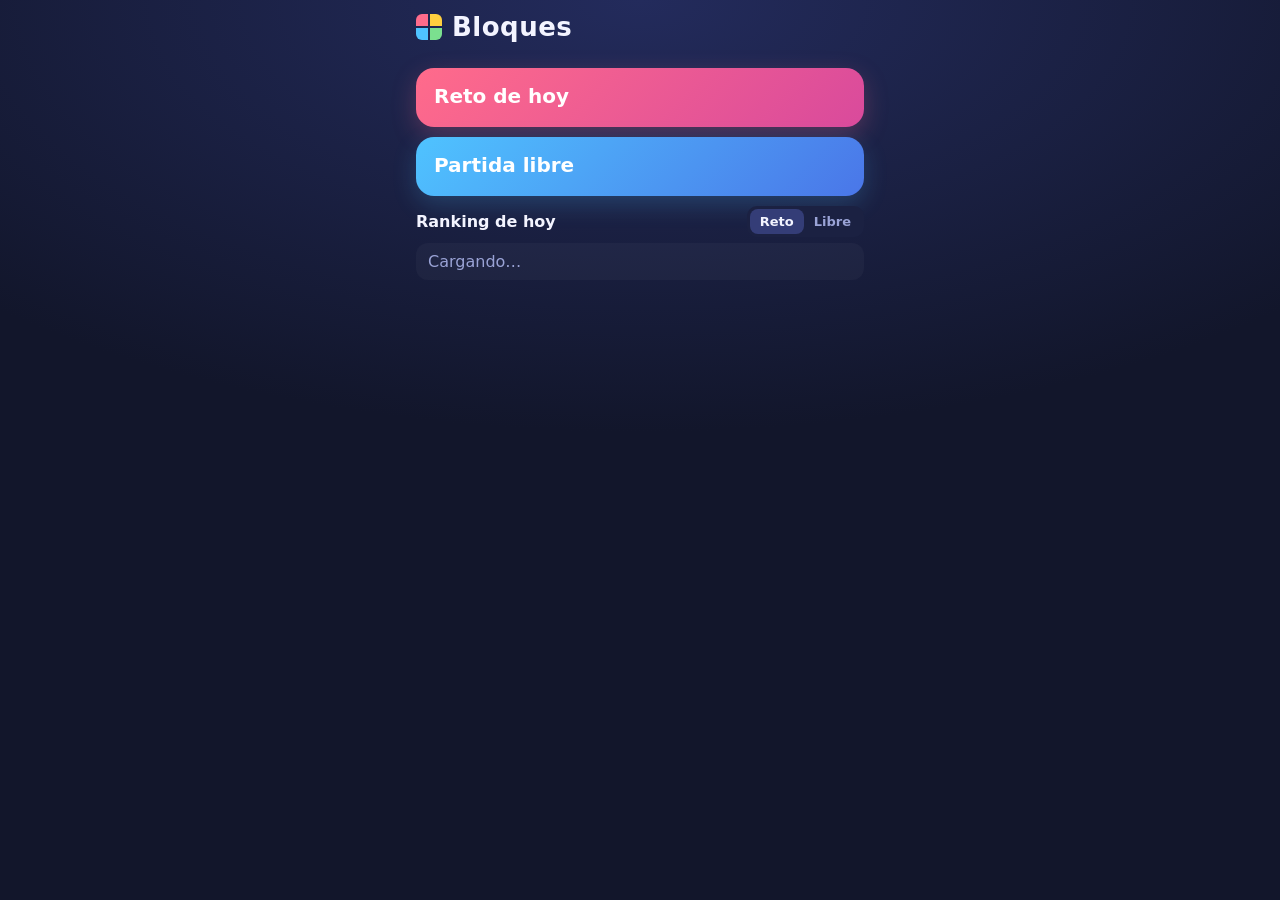
<file: block-puzzle-example/index.html>
<!DOCTYPE html>
<html lang="es">
<head>
  <meta charset="UTF-8" />
  <meta name="viewport" content="width=device-width, initial-scale=1, maximum-scale=1, user-scalable=no" />
  <title>Bloques</title>
  <meta name="description" content="Coloca las piezas en el tablero de 8×8, llena filas y columnas y bate tu récord. Cada día, un reto con las mismas piezas para todos." />
  <link rel="stylesheet" href="main.css" />
  <script src="https://neblla.com/connect/app.js"></script>
  <script src="https://neblla.com/connect/lang.js"></script>
</head>
<body>
  <main id="app">
    <header class="top">
      <h1 class="logo"><span class="logo-mark"></span><span data-i18n="app_name">Bloques</span></h1>
      <div class="who" id="who"></div>
    </header>

    <!-- Inicio -->
    <section id="home" class="screen">
      <div class="stats" id="stats"></div>
      <button class="mode mode-reto" id="btnReto">
        <span class="mode-title" data-i18n="mode_reto">Reto de hoy</span>
        <span class="mode-sub" id="retoSub"></span>
      </button>
      <button class="mode mode-libre" id="btnLibre">
        <span class="mode-title" data-i18n="mode_libre">Partida libre</span>
        <span class="mode-sub" id="libreSub"></span>
      </button>
      <div class="name-box hidden" id="nameBox">
        <label for="nameInput" data-i18n="name_label">¿Cómo te llamamos en el ranking?</label>
        <div class="row"><input id="nameInput" maxlength="24" data-i18n-placeholder="name_placeholder" placeholder="Tu nombre" /><button id="nameSave" class="small" data-i18n="save">Guardar</button></div>
      </div>
      <div class="board-title"><span data-i18n="board_title">Ranking de hoy</span> <span class="seg"><button data-board="reto" class="on" data-i18n="seg_reto">Reto</button><button data-board="libre" data-i18n="seg_libre">Libre</button></span></div>
      <ol class="ranking" id="ranking"><li class="muted" data-i18n="loading">Cargando…</li></ol>
      <p class="hint" id="homeHint"></p>
      <div class="lang-box" data-neblla-lang-switcher></div>
    </section>

    <!-- Partida -->
    <section id="game" class="screen hidden">
      <div class="hud">
        <button class="back" id="btnQuit" data-i18n-title="quit_label" title="Cerrar">✕</button>
        <div class="hud-mode" id="hudMode"></div>
        <div class="hud-score"><span id="score">0</span><small id="best"></small></div>
      </div>
      <div class="board-wrap"><div class="board" id="board"></div><div class="combo hidden" id="combo"></div></div>
      <div class="tray" id="tray"></div>
    </section>

    <!-- Fin -->
    <section id="end" class="screen hidden">
      <div class="end-card">
        <div class="end-title" id="endTitle"></div>
        <div class="end-score" id="endScore">0</div>
        <div class="end-lines" id="endLines"></div>
        <div class="end-actions">
          <button id="btnAgain" class="primary" data-i18n="btn_again">Otra partida</button>
          <button id="btnHome" data-i18n="btn_home">Inicio</button>
        </div>
      </div>
    </section>
  </main>
  <div class="ghost hidden" id="ghost"></div>
  <script src="client.js"></script>
</body>
</html>
</file>
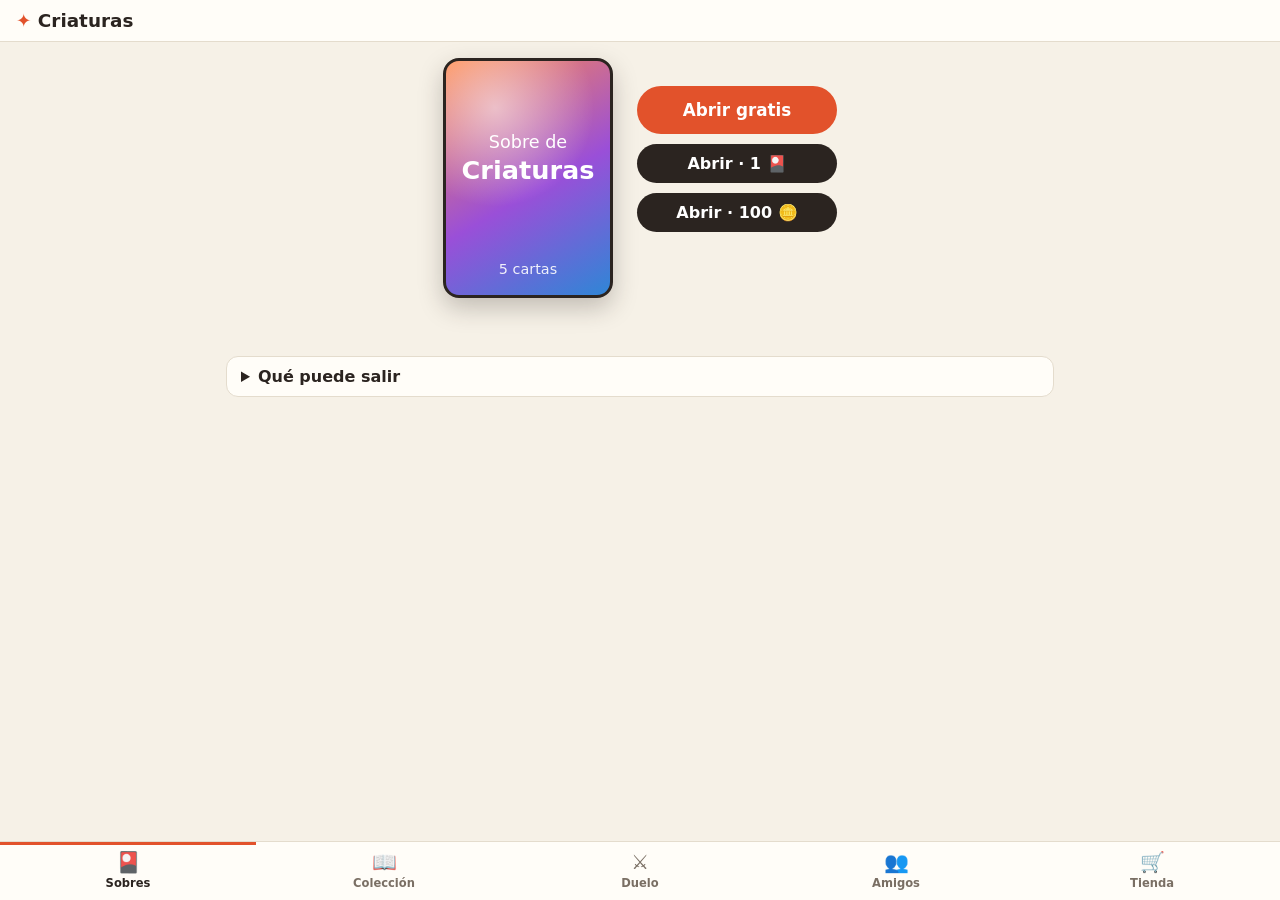
<file: creature-cards-example/index.html>
<!doctype html>
<html lang="es">
<head>
  <meta charset="utf-8">
  <meta name="viewport" content="width=device-width, initial-scale=1, viewport-fit=cover">
  <title>Criaturas · cartas coleccionables</title>
  <meta name="description" content="Abre sobres, completa tu colección de 30 criaturas, cambia cartas con tus amigos y reta a duelos con tu propio mazo.">
  <link rel="stylesheet" href="main.css">
</head>
<body>
  <header class="top">
    <div class="marca"><span class="logo">✦</span> <span data-i18n="app_name">Criaturas</span></div>
    <div class="saldo" id="saldo" hidden>
      <span data-i18n-title="packs_title" title="Sobres">🎴 <b id="nSobres">0</b></span>
      <span data-i18n-title="coins_title" title="Monedas">🪙 <b id="nMonedas">0</b></span>
    </div>
    <div class="idioma" data-neblla-lang-switcher></div>
    <button class="btn peq" id="entrar" data-i18n="login" hidden>Login</button>
  </header>

  <main>
    <p class="aviso" id="aviso" hidden></p>

    <!-- Sobres -->
    <section id="vSobres" class="vista">
      <div class="sobre-zona">
        <button class="sobre" id="sobre" aria-label="Abrir un sobre">
          <span class="sobre-brillo"></span>
          <span class="sobre-titulo" data-i18n-html="pack_title">Sobre de<br><b>Criaturas</b></span>
          <span class="sobre-sub" data-i18n="pack_cards">5 cartas</span>
        </button>
        <div class="sobre-acciones">
          <button class="btn grande" id="abrirGratis" data-i18n="open_free">Abrir gratis</button>
          <button class="btn" id="abrirSobre" data-i18n="open_pack">Abrir · 1 🎴</button>
          <button class="btn" id="abrirMonedas" data-i18n="open_coins">Abrir · 100 🪙</button>
          <p class="nota" id="proximoGratis"></p>
        </div>
      </div>
      <div class="reparto" id="reparto"></div>
      <details class="probas">
        <summary data-i18n="odds_summary">Qué puede salir</summary>
        <p class="nota" data-i18n="odds_note">Cada sobre baraja las 939 cartas de nuevo y saca 5. Las cartas son tuyas antes de verlas.</p>
        <div id="probas"></div>
      </details>
    </section>

    <!-- Colección -->
    <section id="vColeccion" class="vista" hidden>
      <div class="cabecera">
        <h2><span data-i18n="collection_h">Tu colección</span> <small id="progreso"></small></h2>
        <div class="filtros" id="filtros">
          <button data-f="" class="on" data-i18n="filter_all">Todas</button>
          <button data-f="fuego">🔥</button><button data-f="agua">💧</button><button data-f="planta">🌿</button>
        </div>
      </div>
      <div class="rejilla" id="rejilla"></div>
      <h3><span data-i18n="deck_h">Tu mazo de duelo</span> <small id="mazoCuenta"></small></h3>
      <p class="nota" data-i18n="deck_hint">Toca una carta de tu colección para meterla o sacarla del mazo. Hacen falta 8.</p>
      <div class="fila" id="mazo"></div>
      <button class="btn peq" id="mazoAuto" data-i18n="deck_auto">Elegir las 8 más fuertes</button>
    </section>

    <!-- Duelo -->
    <section id="vDuelo" class="vista" hidden>
      <div id="dueloFuera">
        <h2 data-i18n="duel_h">Duelo</h2>
        <p data-i18n="duel_desc">Tu mazo de 8 contra el de otro jugador. Cada ronda uno ataca y el otro responde: gana la carta con más fuerza, y el elemento que vence suma 3 (🔥 vence a 🌿, 🌿 a 💧 y 💧 a 🔥). El primero en ganar 4 rondas, gana.</p>
        <button class="btn grande" id="buscar" data-i18n="duel_search">Buscar rival</button>
        <p class="nota" id="dueloEstado"></p>
      </div>
      <div id="dueloDentro" hidden>
        <div class="marcador">
          <div><span id="yoNombre"></span><b id="yoPuntos">0</b></div>
          <div class="ronda" id="ronda"></div>
          <div><span id="rivalNombre"></span><b id="rivalPuntos">0</b></div>
        </div>
        <p class="rival-info" id="rivalInfo"></p>
        <div class="mesa" id="mesa"></div>
        <p class="turno" id="turno"></p>
        <div class="fila mano" id="mano"></div>
        <ol class="historial" id="historial"></ol>
        <button class="btn" id="salir" data-i18n="duel_back" hidden>Volver</button>
      </div>
    </section>

    <!-- Amigos -->
    <section id="vAmigos" class="vista" hidden>
      <h2 data-i18n="friends_h">Amigos</h2>
      <div id="ofertas"></div>
      <ul class="amigos" id="amigos"></ul>
      <div id="deAmigo" hidden>
        <h3 id="deAmigoTitulo"></h3>
        <p class="nota" data-i18n="friends_pick">Elige una carta suya y una tuya para proponerle un cambio.</p>
        <div class="rejilla peq" id="deAmigoRejilla"></div>
        <h4 data-i18n="in_exchange">A cambio de una tuya</h4>
        <div class="rejilla peq" id="miaRejilla"></div>
        <button class="btn" id="proponer" data-i18n="propose" disabled>Proponer el cambio</button>
      </div>
    </section>

    <!-- Tienda -->
    <section id="vTienda" class="vista" hidden>
      <h2 data-i18n="shop_h">Tienda</h2>
      <p class="nota" id="pruebas" hidden></p>
      <div class="productos" id="productos"></div>
    </section>
  </main>

  <nav class="tabs" id="tabs">
    <button data-v="vSobres" class="on">🎴<span data-i18n="tab_packs">Sobres</span></button>
    <button data-v="vColeccion">📖<span data-i18n="tab_collection">Colección</span></button>
    <button data-v="vDuelo">⚔️<span data-i18n="tab_duel">Duelo</span></button>
    <button data-v="vAmigos">👥<span data-i18n="tab_friends">Amigos</span></button>
    <button data-v="vTienda">🛒<span data-i18n="tab_shop">Tienda</span></button>
  </nav>

  <div class="carta-grande" id="detalle" hidden></div>

  <script src="creatures.js"></script>
  <script src="client.js"></script>
  <script src="https://neblla.com/connect/app.js"></script>
  <script src="https://neblla.com/connect/lang.js"></script>
</body>
</html>
</file>
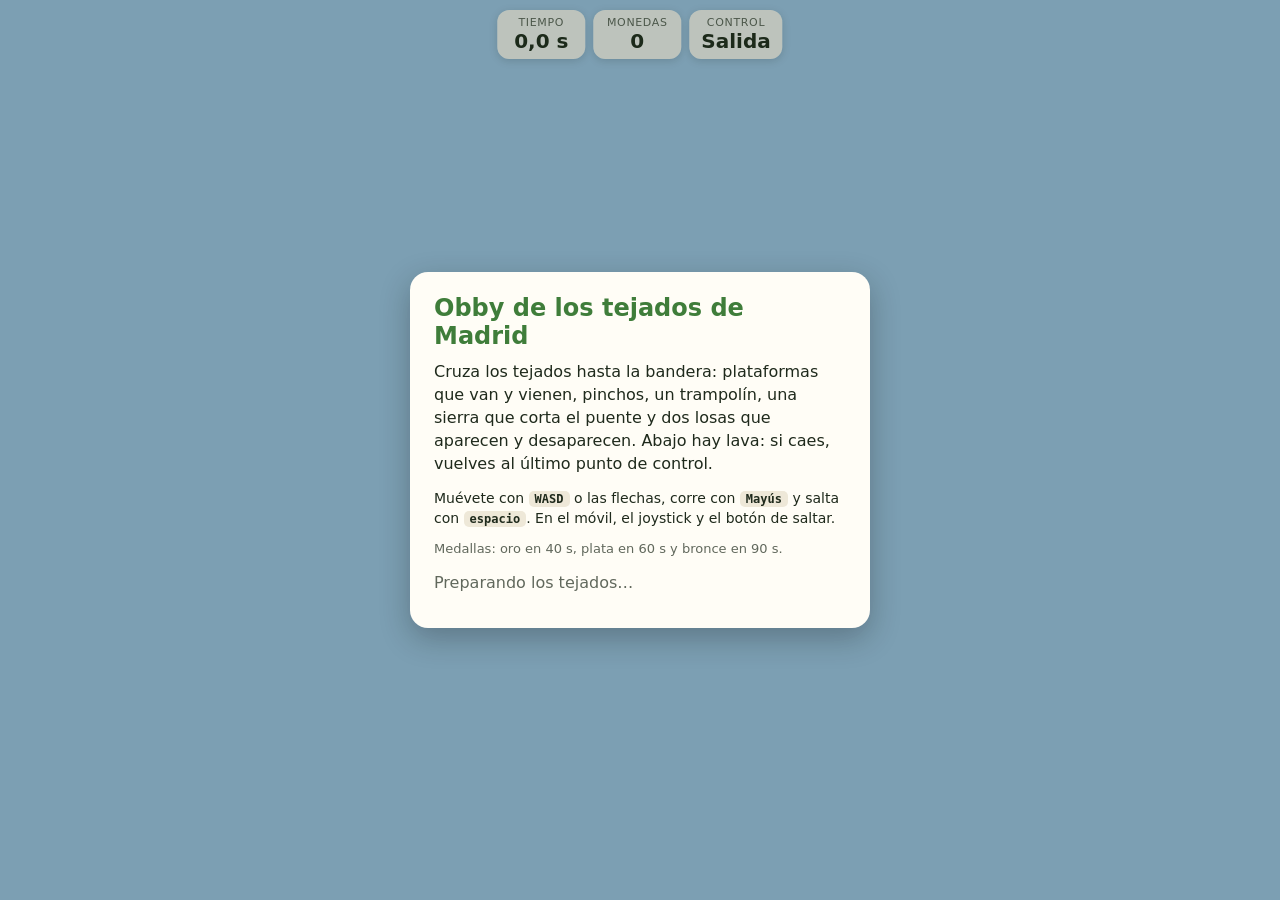
<file: obby-example/index.html>
<!DOCTYPE html>
<html lang="es">
<head>
  <meta charset="UTF-8" />
  <meta name="viewport" content="width=device-width, initial-scale=1.0, viewport-fit=cover" />
  <title data-i18n="title">Obby de los tejados de Madrid · un obby en 3D hecho con Neblla</title>
  <meta name="description" content="Salta de tejado en tejado con tu muñeco de Neblla: plataformas que se mueven, pinchos, una sierra, un trampolín y lava abajo. Todo el recorrido es un JSON que lee Mundo, el motor 3D de Neblla.">
  <link rel="stylesheet" href="main.css" />
  <script src="https://neblla.com/connect/app.js"></script>
  <script src="https://neblla.com/connect/lang.js"></script>
</head>
<body>
  <div id="game"></div>

  <header class="hud">
    <div class="hud-box">
      <span class="hud-label" data-i18n="hud_time">Tiempo</span>
      <span id="clock" class="hud-big">0,0 s</span>
    </div>
    <div class="hud-box">
      <span class="hud-label" data-i18n="hud_coins">Monedas</span>
      <span id="coins" class="hud-big">0</span>
    </div>
    <div class="hud-box">
      <span class="hud-label" data-i18n="hud_control">Control</span>
      <span id="cp" class="hud-big">Salida</span>
    </div>
  </header>

  <p id="shout" class="shout" hidden></p>

  <section id="start" class="card-wrap">
    <div class="card">
      <h1 data-i18n="app_name">Obby de los tejados de Madrid</h1>
      <p data-i18n="intro">Cruza los tejados hasta la bandera: plataformas que van y vienen, pinchos, un trampolín, una sierra que corta el puente y dos losas que aparecen y desaparecen. Abajo hay lava: si caes, vuelves al último punto de control.</p>
      <p class="keys" data-i18n-html="keys">Muévete con <kbd>WASD</kbd> o las flechas, corre con <kbd>Mayús</kbd> y salta con <kbd>espacio</kbd>. En el móvil, el joystick y el botón de saltar.</p>
      <p id="medalsInfo" class="muted small">Medallas: oro en 40 s, plata en 60 s y bronce en 90 s.</p>
      <p id="best" class="best" hidden></p>
      <p id="loading" class="muted" data-i18n="loading">Preparando los tejados…</p>
      <button id="playBtn" class="btn" type="button" data-i18n="play" hidden>Jugar</button>
      <p id="dollHint" class="muted small" data-i18n-html="doll_hint" hidden>Juegas con el muñeco por defecto. Hazte el tuyo en <a href="https://creator.neblla.com/doll" target="_blank" rel="noopener">Neblla Creator</a> y saldrá aquí.</p>
      <div class="langbox" data-neblla-lang-switcher></div>
    </div>
  </section>

  <section id="end" class="card-wrap" hidden>
    <div class="card">
      <h2 id="endTitle">¡Meta!</h2>
      <p id="endText"></p>
      <button id="againBtn" class="btn" type="button" data-i18n="again">Otra vez</button>
    </div>
  </section>

  <p id="failed" class="failed" hidden></p>

  <script src="client.js"></script>
</body>
</html>
</file>
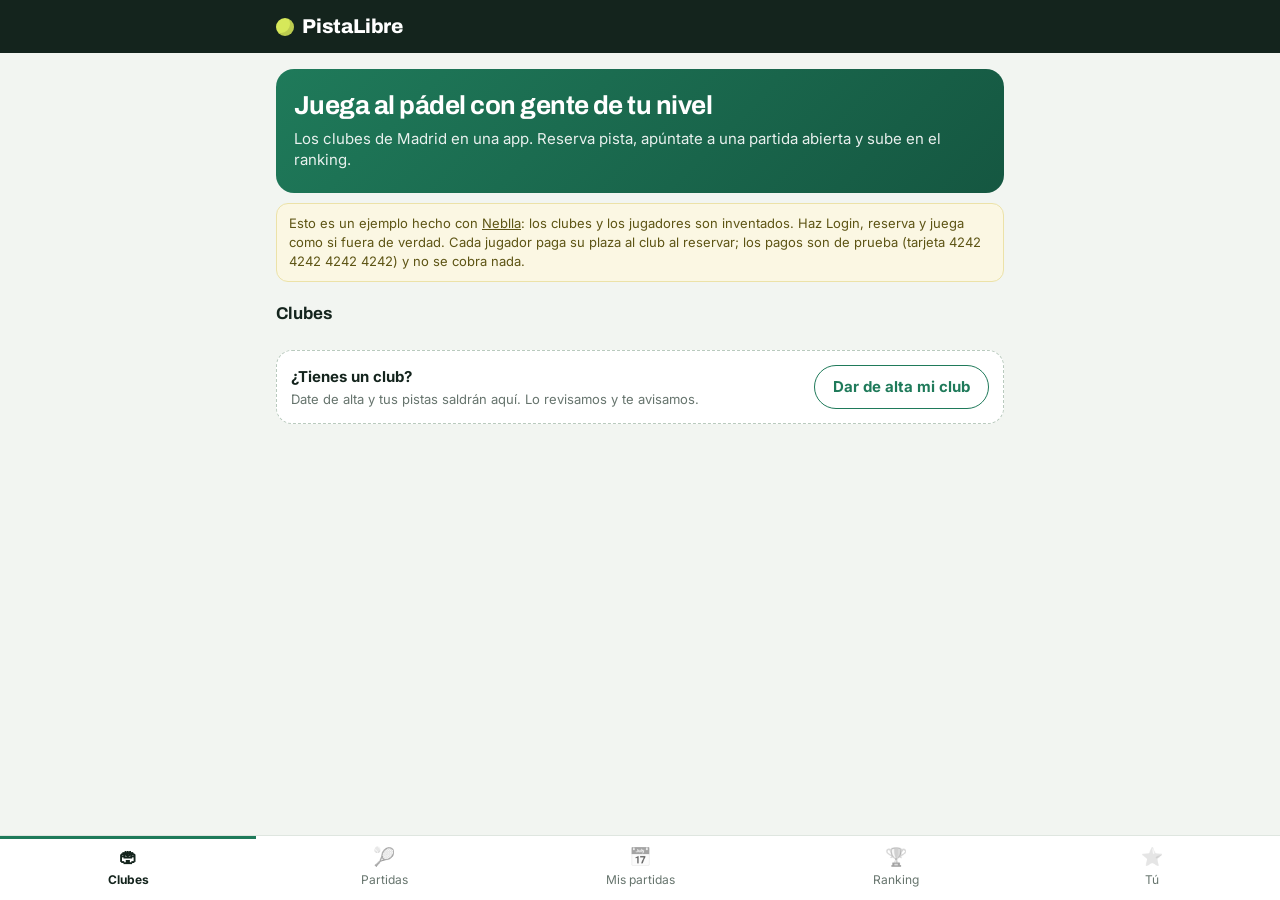
<file: padel-example/index.html>
<!doctype html>
<html lang="es">
<head>
  <meta charset="utf-8">
  <meta name="viewport" content="width=device-width, initial-scale=1">
  <title>PistaLibre · reserva pista y juega partidas de tu nivel</title>
  <meta name="description" content="Los clubes de pádel de Madrid en una app: reserva pista, apúntate a partidas abiertas de tu nivel, manda el resultado y sube en el ranking. Un ejemplo hecho con Neblla.">
  <link rel="preconnect" href="https://fonts.googleapis.com">
  <link rel="preconnect" href="https://fonts.gstatic.com" crossorigin>
  <link rel="stylesheet" href="https://fonts.googleapis.com/css2?family=Archivo:wght@500;700;800&family=Inter:wght@400;600;700&display=swap">
  <link rel="stylesheet" href="main.css">
  <script src="https://neblla.com/connect/app.js"></script>
  <script src="https://neblla.com/connect/lang.js"></script>
</head>
<body>
  <header class="top">
    <div class="top-in">
      <div class="logo"><span class="ball"></span>PistaLibre</div>
      <div id="who" class="who"></div>
    </div>
  </header>

  <main>
    <p id="status" class="status" hidden></p>

    <section id="tab-clubes" class="tab">
      <div class="hero">
        <h1 data-i18n="hero_h1">Juega al pádel con gente de tu nivel</h1>
        <p data-i18n="hero_p">Los clubes de Madrid en una app. Reserva pista, apúntate a una partida abierta y sube en el ranking.</p>
      </div>
      <p class="notice" data-i18n-html="notice_html">Esto es un ejemplo hecho con <a href="https://neblla.com" target="_blank" rel="noopener">Neblla</a>: los clubes y los jugadores son inventados. Haz Login, reserva y juega como si fuera de verdad. Cada jugador paga su plaza al club al reservar; los pagos son de prueba (tarjeta 4242 4242 4242 4242) y no se cobra nada.</p>
      <h2 data-i18n="clubs_h2">Clubes</h2>
      <div id="clubs" class="clubs"></div>
      <div class="apply-cta">
        <div><b data-i18n="apply_cta_t">¿Tienes un club?</b><span data-i18n="apply_cta_p">Date de alta y tus pistas saldrán aquí. Lo revisamos y te avisamos.</span></div>
        <button class="btn ghost" data-tab="alta" data-i18n="apply_cta_btn">Dar de alta mi club</button>
      </div>
    </section>

    <section id="tab-club" class="tab" hidden>
      <button id="clubBack" class="btn ghost small" data-i18n="back_clubs">← Clubes</button>
      <div id="clubHead"></div>
      <h2 data-i18n="book_h2">Reserva pista</h2>
      <p class="hint" data-i18n="book_hint">Elige día y hora. Al reservar, abres una partida de 4: los demás jugadores de tu nivel la ven y se apuntan. Cada uno paga su plaza al reservar, y el dinero va al club.</p>
      <div id="days" class="days"></div>
      <div id="hours" class="times"></div>
      <div id="hourPick" class="pick"></div>
      <h2 data-i18n="reviews_h2">Lo que dicen los jugadores</h2>
      <div id="reviews" class="list"></div>
    </section>

    <section id="tab-partidas" class="tab" hidden>
      <h2 data-i18n="open_h2">Partidas abiertas de tu nivel</h2>
      <p class="hint" id="levelHint" data-i18n="open_hint">Partidas que buscan jugadores. Solo ves las de tu nivel.</p>
      <div id="open" class="list"></div>
    </section>

    <section id="tab-mias" class="tab" hidden>
      <h2 data-i18n="next_h2">Próximas</h2>
      <div id="next" class="list"></div>
      <h2 data-i18n="played_h2">Jugadas</h2>
      <p class="hint" data-i18n="played_hint">Después de jugar, cada jugador dice quién ganó. Si todos coincidís, cuenta para el ranking.</p>
      <div id="played" class="list"></div>
    </section>

    <section id="tab-ranking" class="tab" hidden>
      <div id="me" class="mecard"></div>
      <h2 data-i18n="ranking_h2">Ranking</h2>
      <div id="top" class="list"></div>
    </section>

    <section id="tab-tu" class="tab" hidden>
      <div class="premium">
        <div class="kicker">PistaLibre Premium</div>
        <h2 data-i18n="premium_h2">Juega más, espera menos</h2>
        <ul>
          <li data-i18n="premium_li1">Ves las partidas abiertas antes que nadie: sus primeras 12 horas son solo para Premium</li>
          <li data-i18n="premium_li2">Apoyas una app hecha para los jugadores</li>
        </ul>
        <div class="premium-buy"><b id="pPrice">4,99 € al mes</b><button id="buyPremium" class="btn light" data-i18n="buy_premium">Hazte Premium</button></div>
        <small data-i18n="premium_note">Pagos de prueba: tarjeta 4242 4242 4242 4242, sin cobrar nada.</small>
      </div>
      <h2 data-i18n="notices_h2">Avisos</h2>
      <p class="hint" data-i18n="notices_hint">El club te recuerda la partida la víspera y te escribe aquí.</p>
      <div id="msgs" class="msgs"></div>
    </section>

    <section id="tab-alta" class="tab" hidden>
      <button class="btn ghost small" data-tab="clubes" data-i18n="back_clubs">← Clubes</button>
      <h2 data-i18n="apply_h2">Da de alta tu club</h2>
      <p class="hint" data-i18n="apply_hint">Cuéntanos cómo es tu club. Lo revisamos y, si todo está bien, tu club sale en PistaLibre y tú gestionas sus pistas y reservas desde tu panel.</p>
      <div id="myApps" class="list"></div>
      <form id="apply" class="form">
        <label><span data-i18n="apply_name">Nombre del club</span><input name="name" required maxlength="80" data-i18n-placeholder="apply_name_ph" placeholder="Club Pádel Centro"></label>
        <label><span data-i18n="apply_address">Dirección</span><input name="address" required maxlength="160" data-i18n-placeholder="apply_address_ph" placeholder="Calle de Atocha 120, Madrid"></label>
        <label><span data-i18n="apply_phone">Teléfono</span><input name="phone" maxlength="30" dir="ltr" placeholder="+34 600 000 000"></label>
        <label><span data-i18n="apply_about">Cómo es</span><textarea name="about" rows="3" maxlength="500" data-i18n-placeholder="apply_about_ph" placeholder="Cuatro pistas cubiertas, vestuarios y cafetería"></textarea></label>
        <div id="applyFields"></div>
        <button class="btn" data-i18n="apply_submit">Enviar solicitud</button>
      </form>
    </section>

    <section id="tab-chat" class="tab" hidden>
      <button id="chatBack" class="btn ghost small" data-i18n="back_matches">← Mis partidas</button>
      <h2 id="chatTitle" data-i18n="chat_h2">Chat de la partida</h2>
      <p class="hint" data-i18n="chat_hint">Solo lo ven los jugadores de esta partida y el club.</p>
      <div id="chatMsgs" class="msgs"></div>
      <form id="chatSend" class="send">
        <textarea id="chatMsg" rows="2" data-i18n-placeholder="chat_ph" placeholder="«¿Quién trae bolas?»"></textarea>
        <button class="btn" data-i18n="send">Enviar</button>
      </form>
    </section>

    <div class="lang-box" data-neblla-lang-switcher></div>
  </main>

  <nav class="tabs">
    <button data-tab="clubes" class="on"><span>🏟</span><span data-i18n="tab_clubs">Clubes</span></button>
    <button data-tab="partidas"><span>🎾</span><span data-i18n="tab_open">Partidas</span></button>
    <button data-tab="mias"><span>📅</span><span data-i18n="tab_mine">Mis partidas</span></button>
    <button data-tab="ranking"><span>🏆</span><span data-i18n="tab_ranking">Ranking</span></button>
    <button data-tab="tu"><span>⭐</span><span data-i18n="tab_you">Tú</span></button>
  </nav>
  <script src="client.js"></script>
</body>
</html>
</file>
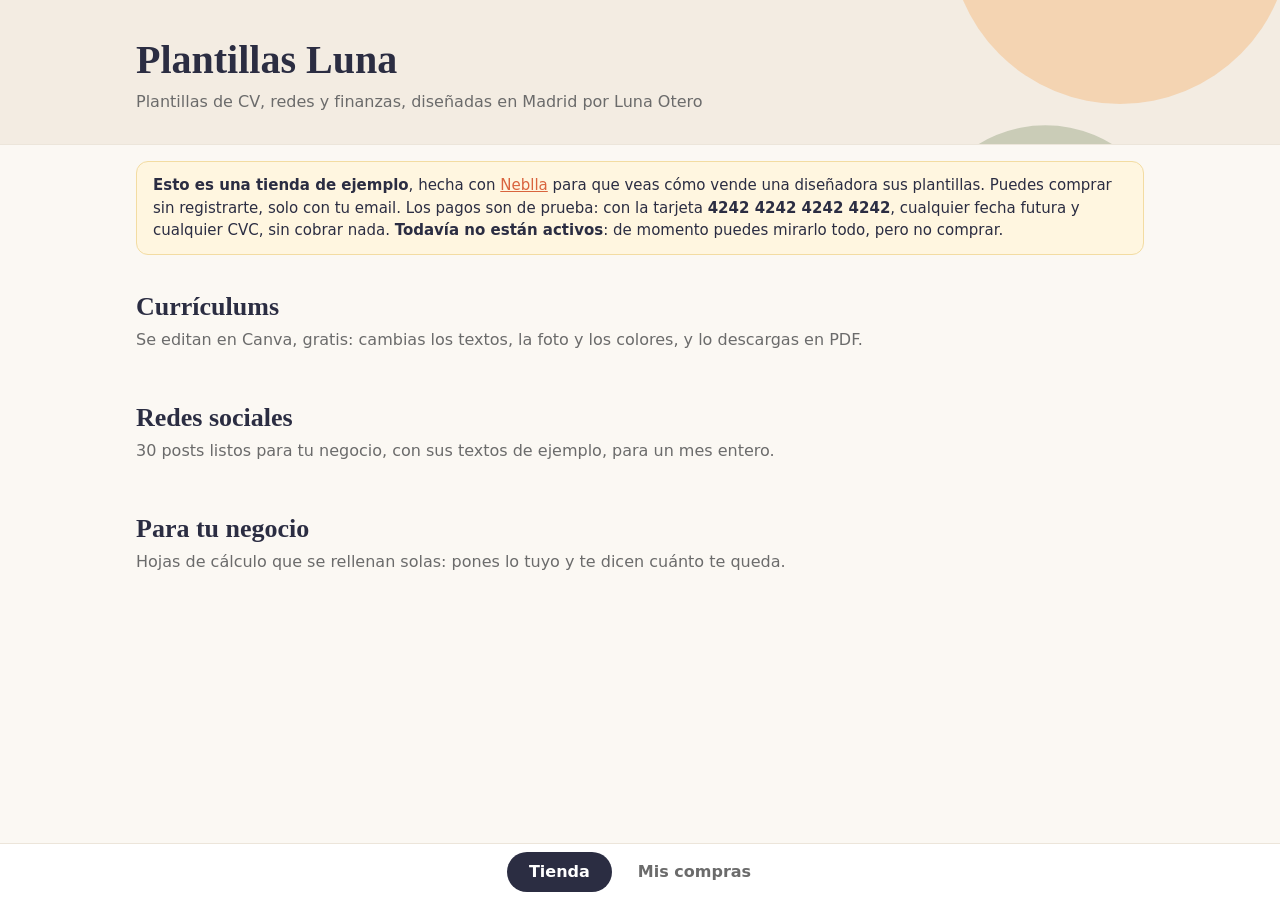
<file: plantillas-example/index.html>
<!doctype html>
<html lang="es">
<head>
  <meta charset="utf-8">
  <meta name="viewport" content="width=device-width, initial-scale=1">
  <title>Plantillas Luna · ejemplo hecho con Neblla</title>
  <link rel="stylesheet" href="main.css">
  <script src="https://neblla.com/connect/app/47ZSS"></script>
  <script src="https://neblla.com/connect/lang.js"></script>
</head>
<body>
  <header class="hero">
    <div class="hero-in">
      <div>
        <h1 data-i18n="brand">Plantillas Luna</h1>
        <p class="sub" data-i18n="sub">Plantillas de CV, redes y finanzas, diseñadas en Madrid por Luna Otero</p>
      </div>
      <div class="hero-side">
        <div id="who" class="who"></div>
        <div class="lang-box" data-neblla-lang-switcher></div>
      </div>
    </div>
  </header>

  <main>
    <p id="status" class="status" hidden></p>

    <section id="tab-tienda" class="tab">
      <div class="notice">
        <span data-i18n-html="notice"><b>Esto es una tienda de ejemplo</b>, hecha con <a href="https://neblla.com" target="_blank" rel="noopener">Neblla</a> para que veas cómo vende una diseñadora sus plantillas. Puedes comprar sin registrarte, solo con tu email. Los pagos son de prueba: con la tarjeta <b>4242 4242 4242 4242</b>, cualquier fecha futura y cualquier CVC, sin cobrar nada.</span>
        <span id="paySoon" data-i18n-html="soon"><b>Todavía no están activos</b>: de momento puedes mirarlo todo, pero no comprar.</span>
      </div>

      <div id="club" class="club"></div>

      <h2 data-i18n="cvsH">Currículums</h2>
      <p class="hint" data-i18n="cvsHint">Se editan en Canva, gratis: cambias los textos, la foto y los colores, y lo descargas en PDF.</p>
      <div id="cvs" class="grid"></div>

      <h2 data-i18n="socialH">Redes sociales</h2>
      <p class="hint" data-i18n="socialHint">30 posts listos para tu negocio, con sus textos de ejemplo, para un mes entero.</p>
      <div id="social" class="grid"></div>

      <h2 data-i18n="bizH">Para tu negocio</h2>
      <p class="hint" data-i18n="bizHint">Hojas de cálculo que se rellenan solas: pones lo tuyo y te dicen cuánto te queda.</p>
      <div id="business" class="grid"></div>
    </section>

    <section id="tab-mias" class="tab" hidden>
      <h2 data-i18n="mineH">Mis compras</h2>
      <div id="mine"></div>
    </section>
  </main>

  <div id="lightbox" class="lightbox" hidden>
    <figure>
      <img id="lbImg" alt="">
      <figcaption><b id="lbTitle"></b><span id="lbText"></span></figcaption>
    </figure>
  </div>

  <nav class="tabs">
    <button data-tab="tienda" class="on" data-i18n="tabShop">Tienda</button>
    <button data-tab="mias" data-i18n="tabMine">Mis compras</button>
  </nav>
  <script src="client.js"></script>
</body>
</html>
</file>
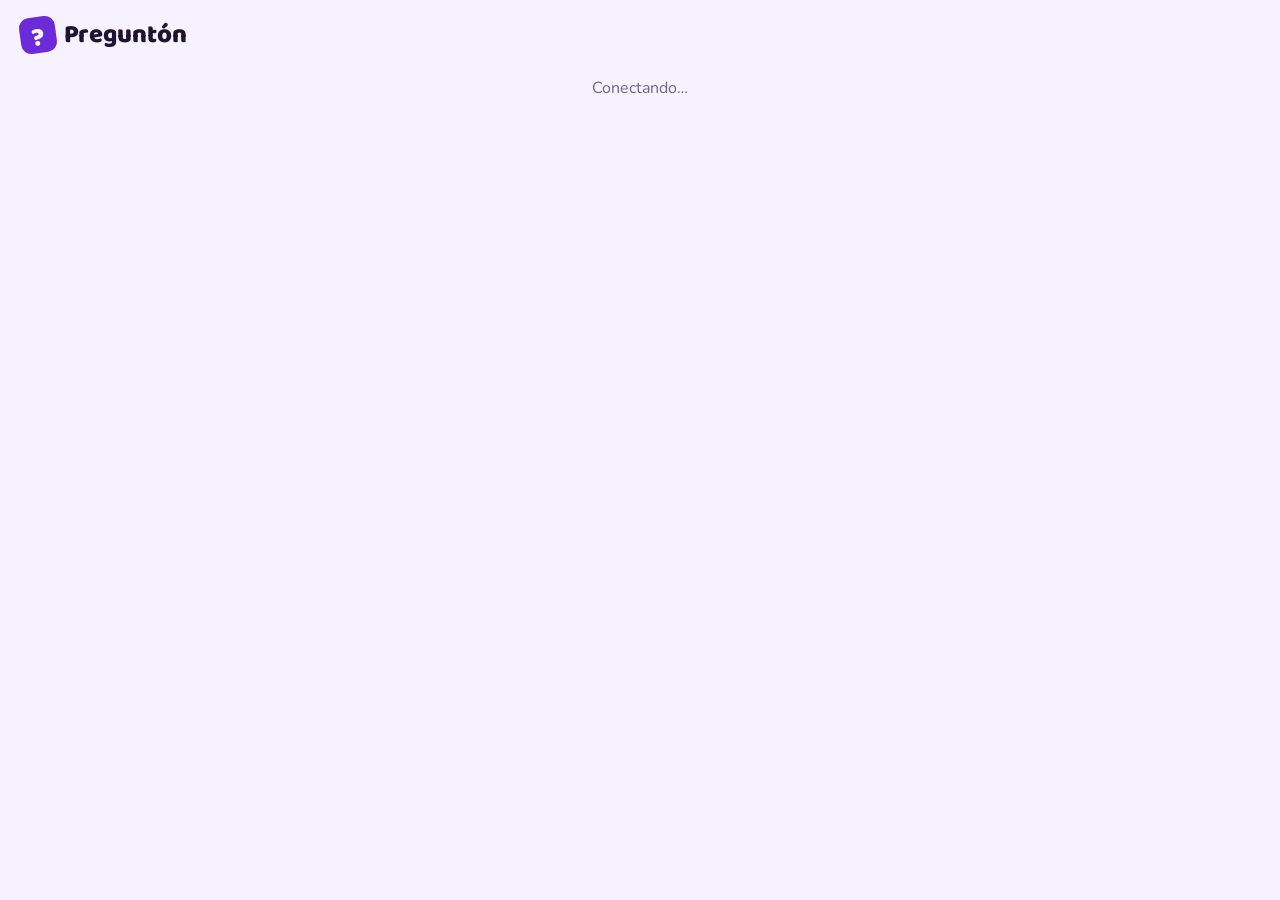
<file: quiz-example/index.html>
<!DOCTYPE html>
<html lang="es">
<head>
  <meta charset="UTF-8" />
  <meta name="viewport" content="width=device-width, initial-scale=1.0" />
  <title>Preguntón · concursos en clase</title>
  <meta name="description" content="Tus preguntas en la tele y todos contestan desde el móvil. Un concurso como Kahoot, hecho con Neblla.">
  <link rel="preconnect" href="https://fonts.googleapis.com">
  <link rel="preconnect" href="https://fonts.gstatic.com" crossorigin>
  <link rel="stylesheet" href="https://fonts.googleapis.com/css2?family=Baloo+2:wght@600;800&family=Nunito:wght@400;700;800&display=swap">
  <link rel="stylesheet" href="main.css" />
  <script src="https://neblla.com/connect/app.js"></script>
  <script src="https://neblla.com/connect/lang.js"></script>
</head>
<body>

  <header class="top">
    <a class="logo" href="./" id="logo"><span class="logo-mark">?</span><span data-i18n="brand">Preguntón</span></a>
    <div class="top-right">
      <div data-neblla-lang-switcher class="lang-slot"></div>
      <span id="whoChip" class="chip" hidden></span>
      <button id="loginBtn" class="btn btn-small" type="button" data-i18n="login" hidden>Login</button>
      <button id="logoutBtn" class="btn btn-small btn-ghost" type="button" data-i18n="logout" hidden>Logout</button>
    </div>
  </header>

  <main id="app">
    <p id="connecting" class="center muted" data-i18n="connecting">Conectando…</p>

    <!-- Portada: quien llega sin sala -->
    <section id="vHome" class="view" hidden>
      <p class="notice" id="exampleNotice" data-i18n-html="example_notice">Esto es una app de ejemplo de <a href="https://neblla.com" target="_blank" rel="noopener">Neblla</a>: pruébala con tus amigos, no guarda nada importante.</p>

      <div id="homeGuest">
        <div class="hero">
          <h1 data-i18n="home_title">Concursos en clase, en la tele y con los móviles</h1>
          <p data-i18n="home_text">Escribes tus preguntas, las pones en la pantalla grande y todos contestan desde su móvil. Gana quien acierta más y más rápido.</p>
        </div>
        <div class="cards two">
          <div class="card">
            <h2 data-i18n="code_title">¿Tienes un código?</h2>
            <form id="codeForm" class="row">
              <input id="codeInput" class="input code-input" placeholder="ABCDE" maxlength="12" autocomplete="off" autocapitalize="characters">
              <button class="btn" type="submit" data-i18n="code_join">Unirme</button>
            </form>
            <p class="muted small" data-i18n="code_hint">Te lo da quien dirige el concurso. No hace falta cuenta.</p>
          </div>
          <div class="card">
            <h2 data-i18n="lead_title">¿Diriges el concurso?</h2>
            <button id="loginBig" class="btn btn-wide" type="button" data-i18n="lead_login">Login para crear tus preguntas</button>
            <button id="demoBtn" class="btn btn-ghost btn-wide" type="button" data-i18n="lead_demo">Probar sin cuenta con un concurso de ejemplo</button>
          </div>
        </div>
      </div>

      <div id="homeTeacher" hidden>
        <div class="list-head">
          <h1 data-i18n="quizzes_title">Tus cuestionarios</h1>
          <button id="newQuizBtn" class="btn" type="button" data-i18n="quizzes_new">＋ Nuevo cuestionario</button>
        </div>
        <div id="quizList" class="quiz-list"></div>
        <div id="quizEmpty" class="card empty" hidden>
          <h2 data-i18n="empty_title">Aún no tienes cuestionarios</h2>
          <p class="muted" data-i18n="empty_text">Crea el primero, o empieza con uno de ejemplo y cámbialo a tu gusto.</p>
          <div class="row">
            <button id="firstQuizBtn" class="btn" type="button" data-i18n="empty_first">Crear el primero</button>
            <button id="copyDemoBtn" class="btn btn-ghost" type="button" data-i18n="empty_demo">Empezar con uno de ejemplo</button>
          </div>
        </div>
        <form id="joinSmall" class="row join-small">
          <input id="codeInput2" class="input code-input" placeholder="Código" data-i18n-placeholder="join_small_placeholder" maxlength="12" autocomplete="off" autocapitalize="characters">
          <button class="btn btn-ghost" type="submit" data-i18n="join_small_go">Unirme a una sala</button>
        </form>
      </div>
    </section>

    <!-- Editor de un cuestionario -->
    <section id="vEditor" class="view" hidden>
      <form id="editorForm">
        <div class="list-head">
          <h1 id="editorTitle">Nuevo cuestionario</h1>
        </div>
        <label class="field">
          <span data-i18n="field_title">Título</span>
          <input id="quizTitle" class="input" maxlength="80" placeholder="Capitales del mundo" data-i18n-placeholder="field_title_placeholder" required>
        </label>
        <div id="questions"></div>
        <button id="addQuestion" class="btn btn-ghost btn-wide" type="button" data-i18n="question_add">＋ Añadir pregunta</button>
        <p id="editorError" class="error" hidden></p>
        <div class="row sticky-actions">
          <button id="cancelEdit" class="btn btn-ghost" type="button" data-i18n="cancel">Cancelar</button>
          <button class="btn" type="submit" data-i18n="save">Guardar</button>
        </div>
      </form>
    </section>

    <!-- Un dispositivo que entra en una sala -->
    <section id="vJoin" class="view" hidden>
      <div class="card join-card">
        <p class="muted" data-i18n="join_room">Sala</p>
        <p class="big-code" id="joinCode">·····</p>
        <h2 data-i18n="join_name">¿Cómo te llamas?</h2>
        <form id="nameForm" class="row">
          <input id="nameInput" class="input" maxlength="24" placeholder="Tu nombre" data-i18n-placeholder="join_name_placeholder" autocomplete="nickname" required>
          <button class="btn" type="submit" data-i18n="join_go">¡A jugar!</button>
        </form>
        <p class="muted small" id="screenHint" data-i18n="join_screen">¿Es la pantalla de la clase (la tele, el proyector)? No escribas nada: quien dirige la elige desde su móvil.</p>
      </div>
    </section>

    <!-- Quien dirige: los mandos -->
    <section id="vMaster" class="view" hidden>
      <div id="mLobby">
        <div class="card share">
          <div class="share-text">
            <p class="muted" data-i18n="room_code">Código de la sala</p>
            <p class="big-code" id="mCode">·····</p>
            <p class="link-line" id="mLink"></p>
            <div class="row">
              <button id="shareBtn" class="btn" type="button" data-i18n="share">Compartir</button>
              <button id="copyBtn" class="btn btn-ghost" type="button" data-i18n="copylink">Copiar enlace</button>
            </div>
          </div>
          <img id="mQr" class="qr" alt="QR para entrar en la sala" width="150" height="150">
        </div>
        <div class="card" id="mDevicesCard">
          <h2 data-i18n="devices_title">Dispositivos en la sala</h2>
          <p class="muted small" id="mDevicesHint" data-i18n="devices_hint">Abre el enlace en la tele o el proyector y elígela aquí como pantalla.</p>
          <ul id="mDevices" class="devices"></ul>
        </div>
        <div class="card">
          <h2><span data-i18n="players_title">Jugadores</span> <span id="mCount" class="pill">0</span></h2>
          <div id="mPlayers" class="names"></div>
        </div>
        <button id="startBtn" class="btn btn-wide btn-big" type="button" data-i18n="start" disabled>Empezar</button>
      </div>
      <div id="mGame" hidden>
        <p class="muted" id="mStep"></p>
        <h2 id="mQuestion" class="m-question"></h2>
        <div id="mInfo" class="m-info"></div>
        <ol id="mOptions" class="m-options"></ol>
        <button id="mAction" class="btn btn-wide btn-big" type="button"></button>
        <details class="m-more">
          <summary data-i18n="more">Pantalla y dispositivos</summary>
          <ul id="mDevices2" class="devices"></ul>
        </details>
      </div>
    </section>

    <!-- La tele -->
    <section id="vBoard" class="view" hidden>
      <div id="bLobby" class="b-lobby">
        <div class="b-join">
          <p class="b-kicker" data-i18n="b_kicker">Entra a jugar</p>
          <p class="b-link" id="bLink"></p>
          <p class="b-code-label" data-i18n="b_or">o con el código</p>
          <p class="big-code huge" id="bCode">·····</p>
        </div>
        <img id="bQr" class="qr big" alt="QR para entrar" width="260" height="260">
        <div class="b-names">
          <p class="b-title" id="bTitle"></p>
          <div id="bPlayers" class="names big"></div>
          <p class="muted" id="bWaiting">Esperando jugadores…</p>
        </div>
      </div>
      <div id="bGame" hidden>
        <div class="b-head">
          <span id="bStep" class="pill"></span>
          <span id="bAnswered" class="b-answered"></span>
          <span id="bClock" class="clock"></span>
        </div>
        <h1 id="bQuestion" class="b-question"></h1>
        <ol id="bOptions" class="tiles"></ol>
        <ol id="bRanking" class="ranking" hidden></ol>
        <div id="bPodium" class="podium" hidden></div>
      </div>
    </section>

    <!-- Un jugador -->
    <section id="vPlayer" class="view" hidden>
      <p class="me-line"><span id="pName"></span> <span id="pScore" class="pill"></span></p>
      <div id="pWait" class="center">
        <p class="p-big" id="pWaitText">¡Ya estás dentro!</p>
        <p class="muted" id="pWaitSub">Mira la pantalla: el concurso empieza enseguida.</p>
      </div>
      <div id="pAsk" hidden>
        <p class="p-question" id="pQuestion"></p>
        <div id="pButtons" class="pad"></div>
      </div>
      <p class="leave-line"><button id="leaveBtn" class="link" type="button" data-i18n="leave">Salir de la sala</button></p>
    </section>
  </main>

  <div id="toast" class="toast" hidden></div>
  <script src="client.js"></script>
</body>
</html>
</file>
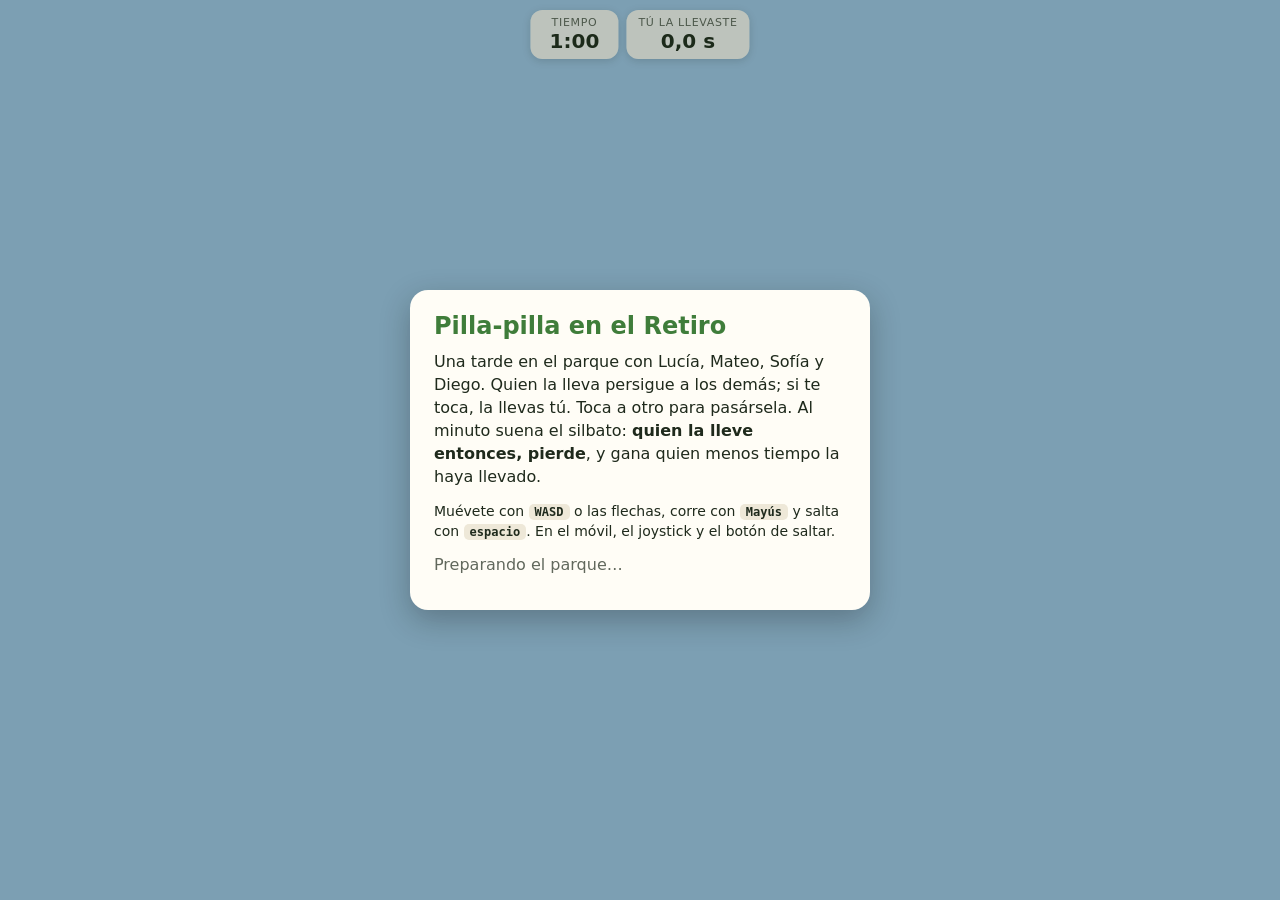
<file: tag-game-example/index.html>
<!DOCTYPE html>
<html lang="es">
<head>
  <meta charset="UTF-8" />
  <meta name="viewport" content="width=device-width, initial-scale=1.0, viewport-fit=cover" />
  <title data-i18n="title">Pilla-pilla en el Retiro · un juego en 3D hecho con Neblla</title>
  <meta name="description" content="Un pilla-pilla en un parque de Madrid, con tu muñeco de Neblla. Que no te pillen: quien la lleve cuando suene el silbato, pierde. Hecho con Mundo, el motor 3D de Neblla.">
  <link rel="stylesheet" href="main.css" />
  <script src="https://neblla.com/connect/app.js"></script>
  <script src="https://neblla.com/connect/lang.js"></script>
</head>
<body>
  <div id="game"></div>

  <header class="hud">
    <div class="hud-box">
      <span class="hud-label" data-i18n="time">Tiempo</span>
      <span id="clock" class="hud-big">1:00</span>
    </div>
    <div id="itBox" class="hud-box it" hidden>
      <span class="hud-label" data-i18n="itLabel">La lleva</span>
      <span id="itName" class="hud-big">—</span>
    </div>
    <div class="hud-box">
      <span class="hud-label" data-i18n="mine">Tú la llevaste</span>
      <span id="mine" class="hud-big">0,0 s</span>
    </div>
  </header>

  <p id="shout" class="shout" hidden></p>

  <section id="start" class="card-wrap">
    <div class="card">
      <h1 data-i18n="heading">Pilla-pilla en el Retiro</h1>
      <p data-i18n-html="intro">Una tarde en el parque con Lucía, Mateo, Sofía y Diego. Quien la lleva persigue a los demás; si te toca, la llevas tú. Toca a otro para pasársela. Al minuto suena el silbato: <b>quien la lleve entonces, pierde</b>, y gana quien menos tiempo la haya llevado.</p>
      <p class="keys" data-i18n-html="keys">Muévete con <kbd>WASD</kbd> o las flechas, corre con <kbd>Mayús</kbd> y salta con <kbd>espacio</kbd>. En el móvil, el joystick y el botón de saltar.</p>
      <p id="best" class="best" hidden></p>
      <p id="loading" class="muted" data-i18n="loading">Preparando el parque…</p>
      <button id="playBtn" class="btn" type="button" data-i18n="play" hidden>Jugar</button>
      <p id="dollHint" class="muted small" data-i18n-html="doll" hidden>Juegas con el muñeco por defecto. Hazte el tuyo en <a href="https://creator.neblla.com/doll" target="_blank" rel="noopener">Neblla Creator</a> y saldrá aquí.</p>
      <div class="lang-box" data-neblla-lang-switcher></div>
    </div>
  </section>

  <section id="end" class="card-wrap" hidden>
    <div class="card">
      <h2 id="endTitle">¡Silbato!</h2>
      <p id="endText"></p>
      <ol id="table" class="table"></ol>
      <button id="againBtn" class="btn" type="button" data-i18n="again">Otra partida</button>
    </div>
  </section>

  <p id="failed" class="failed" hidden></p>

  <script src="client.js"></script>
</body>
</html>
</file>
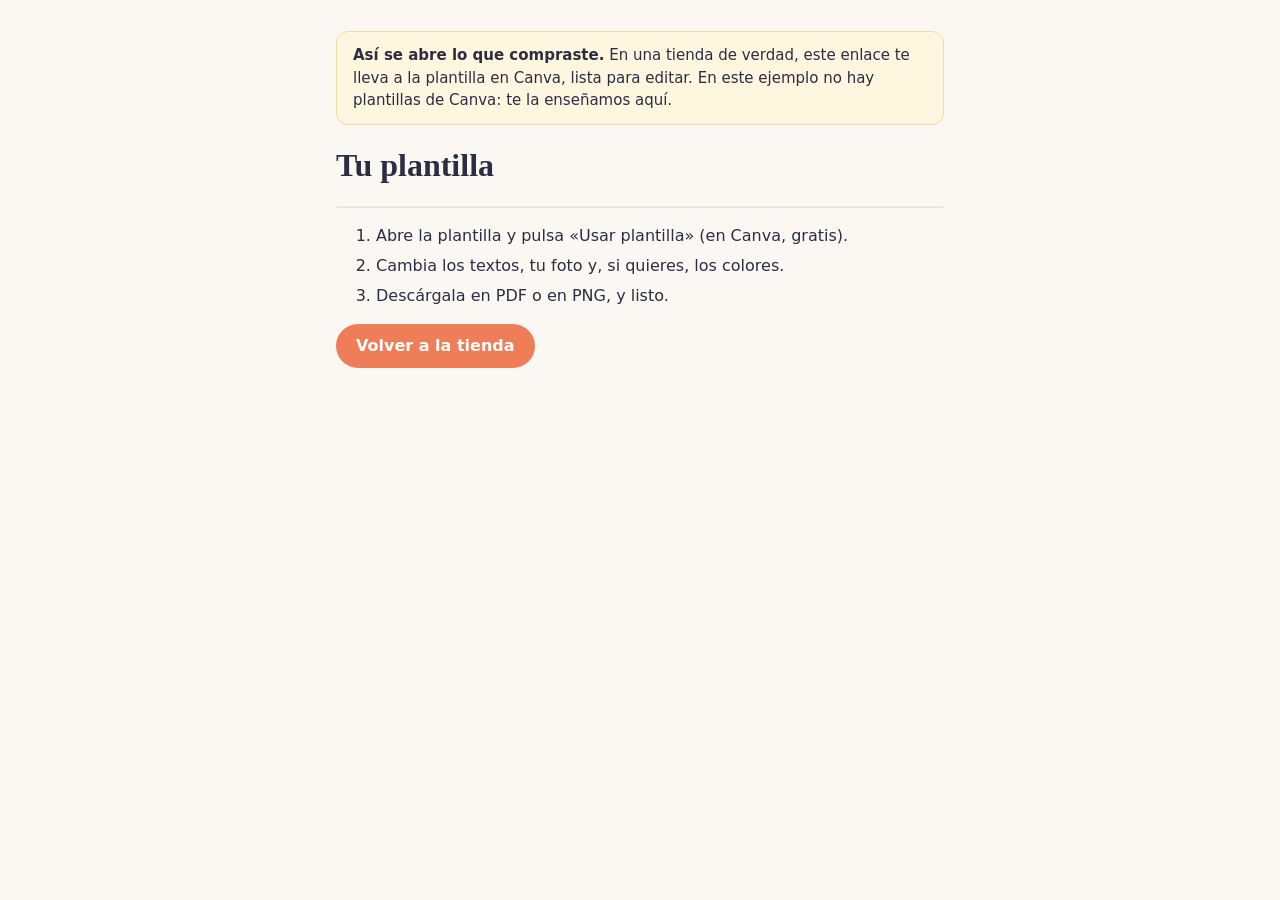
<file: plantillas-example/plantilla.html>
<!doctype html>
<html lang="es">
<head>
  <meta charset="utf-8">
  <meta name="viewport" content="width=device-width, initial-scale=1">
  <title>Tu plantilla · Plantillas Luna</title>
  <meta name="robots" content="noindex">
  <link rel="stylesheet" href="main.css">
  <script src="https://neblla.com/connect/lang.js"></script>
</head>
<body class="tpl">
  <main>
    <div class="lang-box" data-neblla-lang-switcher></div>
    <p class="notice" data-i18n-html="tplNotice"><b>Así se abre lo que compraste.</b> En una tienda de verdad, este enlace te lleva a la plantilla en Canva, lista para editar. En este ejemplo no hay plantillas de Canva: te la enseñamos aquí.</p>
    <h1 id="title">Tu plantilla</h1>
    <img id="tplImg" class="tpl-img" alt="">
    <ol class="how">
      <li data-i18n="tplS1">Abre la plantilla y pulsa «Usar plantilla» (en Canva, gratis).</li>
      <li data-i18n="tplS2">Cambia los textos, tu foto y, si quieres, los colores.</li>
      <li data-i18n="tplS3">Descárgala en PDF o en PNG, y listo.</li>
    </ol>
    <p><a class="btn" href="./" data-i18n="tplBack">Volver a la tienda</a></p>
  </main>
  <script>
    const ES = {
      'cv-nordico': 'CV Nórdico', 'cv-minimal': 'CV Minimal', 'cv-creativo': 'CV Creativo',
      'ig-cafeteria': '30 posts de Instagram para tu cafetería', 'ig-yoga': '30 posts de Instagram para tu estudio de yoga',
    };
    const id = new URLSearchParams(location.search).get('p');
    const camel = (s) => s.replace(/-(\w)/g, (m, c) => c.toUpperCase());
    const L = window.nebllaLang;

    // Los SVG de la plantilla llevan su texto en data-k: se rellenan en el idioma activo
    // y se enseñan como imagen (un <img src=".svg"> no puede leer el idioma de la página).
    async function localSvg(src) {
      try {
        const doc = new DOMParser().parseFromString(await (await fetch(src)).text(), 'image/svg+xml');
        const loc = { pt: 'pt-BR', zh: 'zh-CN' }[L.lang] || L.lang;
        for (const e of doc.querySelectorAll('[data-k]')) {
          const [k, up] = e.getAttribute('data-k').split(':');
          const price = e.getAttribute('data-price');
          const v = L.t(k, price ? { price: new Intl.NumberFormat(loc, { style: 'currency', currency: 'EUR' }).format(price / 100) } : undefined);
          e.textContent = up ? v.toLocaleUpperCase(L.lang) : v;
        }
        for (const e of doc.querySelectorAll('[data-n]')) e.textContent = new Intl.NumberFormat(loc).format(Number(e.getAttribute('data-n')));
        return URL.createObjectURL(new Blob([new XMLSerializer().serializeToString(doc)], { type: 'image/svg+xml' }));
      } catch (e) { return src; }
    }
    async function paint() {
      document.title = L.t('tplTitle');
      if (!ES[id]) { document.getElementById('title').textContent = L.t('yourTpl'); return; }
      const name = L.t('p.' + camel(id));
      document.getElementById('title').textContent = name;
      const img = document.getElementById('tplImg');
      img.alt = L.t('tplAlt', { name });
      img.src = await localSvg('img/' + id + '.svg');
    }
    L.ready.then(() => { paint(); L.on(paint); });
  </script>
</body>
</html>
</file>
<file: block-puzzle-example/main.css>
:root {
  --bg: #12162b;
  --bg2: #1b2142;
  --cell: #262d55;
  --cell-line: #313a6b;
  --text: #f3f4ff;
  --muted: #9aa3d6;
  --accent: #ffcf3f;
  --reto: #ff6b8b;
  --libre: #4fc3ff;
  --ok: rgba(255, 255, 255, .35);
  --bad: rgba(255, 80, 80, .35);
  --cellsize: min(calc((min(100vw, 480px) - 69px) / 8), 52px);
  --gap: 3px;
}
* { box-sizing: border-box; }
html, body { margin: 0; height: 100%; background: radial-gradient(120% 80% at 50% 0%, #232b5c 0%, var(--bg) 60%); color: var(--text); font-family: system-ui, -apple-system, "Segoe UI", Roboto, sans-serif; -webkit-tap-highlight-color: transparent; }
body { overscroll-behavior: none; touch-action: manipulation; }
#app { max-width: 480px; margin: 0 auto; padding: 12px 16px 24px; min-height: 100%; display: flex; flex-direction: column; }
.hidden { display: none !important; }
button { font: inherit; color: inherit; background: var(--bg2); border: 1px solid #343d77; border-radius: 12px; padding: 10px 14px; cursor: pointer; }
button:active { transform: translateY(1px); }
button.primary { background: var(--accent); color: #2a1f00; border-color: transparent; font-weight: 700; }
button.small { padding: 8px 12px; }

.top { display: flex; align-items: center; justify-content: space-between; gap: 8px; margin-bottom: 14px; }
.logo { margin: 0; font-size: 26px; letter-spacing: .5px; display: flex; align-items: center; gap: 10px; }
.logo-mark { width: 26px; height: 26px; border-radius: 6px; background:
  linear-gradient(var(--reto), var(--reto)) 0 0 / 12px 12px no-repeat,
  linear-gradient(var(--accent), var(--accent)) 14px 0 / 12px 12px no-repeat,
  linear-gradient(var(--libre), var(--libre)) 0 14px / 12px 12px no-repeat,
  linear-gradient(#7be08f, #7be08f) 14px 14px / 12px 12px no-repeat; }
.who { font-size: 14px; color: var(--muted); display: flex; align-items: center; gap: 8px; }
.who button { padding: 7px 12px; font-size: 14px; }

.stats { display: grid; grid-template-columns: repeat(3, 1fr); gap: 8px; margin-bottom: 12px; }
.stat { background: var(--bg2); border-radius: 14px; padding: 10px; text-align: center; }
.stat b { display: block; font-size: 22px; }
.stat span { font-size: 12px; color: var(--muted); }

.mode { display: block; width: 100%; text-align: left; margin-bottom: 10px; padding: 16px 18px; border: 0; border-radius: 18px; color: #fff; }
.mode-reto { background: linear-gradient(135deg, #ff6b8b, #d94a9c); box-shadow: 0 8px 24px rgba(255, 107, 139, .25); }
.mode-libre { background: linear-gradient(135deg, #4fc3ff, #4a76e8); box-shadow: 0 8px 24px rgba(79, 195, 255, .2); }
.mode[disabled] { opacity: .65; }
.mode-title { display: block; font-size: 20px; font-weight: 800; }
.mode-sub { display: block; font-size: 14px; opacity: .92; margin-top: 3px; }

.name-box { background: var(--bg2); border-radius: 14px; padding: 12px; margin-bottom: 12px; }
.name-box label { display: block; font-size: 14px; margin-bottom: 8px; }
.row { display: flex; gap: 8px; }
.row input { flex: 1; min-width: 0; font: inherit; padding: 9px 12px; border-radius: 10px; border: 1px solid #343d77; background: var(--bg); color: var(--text); }

.board-title { display: flex; align-items: center; justify-content: space-between; margin: 10px 0 6px; font-weight: 700; }
.seg { display: inline-flex; background: var(--bg2); border-radius: 10px; padding: 3px; }
.seg button { border: 0; background: none; padding: 5px 10px; font-size: 13px; border-radius: 8px; color: var(--muted); }
.seg button.on { background: #343d77; color: var(--text); }
.ranking { list-style: none; margin: 0; padding: 0; }
.ranking li { display: flex; align-items: center; gap: 10px; padding: 9px 12px; border-radius: 12px; background: rgba(255, 255, 255, .03); margin-bottom: 5px; }
.ranking li.me { background: rgba(255, 207, 63, .14); }
.ranking .pos { width: 26px; text-align: center; font-weight: 800; color: var(--muted); }
.ranking li:nth-child(1) .pos { color: var(--accent); }
.ranking .nm { flex: 1; overflow: hidden; text-overflow: ellipsis; white-space: nowrap; }
.ranking .pts { font-variant-numeric: tabular-nums; font-weight: 700; }
.muted { color: var(--muted); }
.hint { color: var(--muted); font-size: 13px; text-align: center; }

/* Partida */
.hud { display: flex; align-items: center; gap: 10px; margin-bottom: 12px; }
.back { width: 40px; height: 40px; padding: 0; border-radius: 12px; }
.hud-mode { flex: 1; color: var(--muted); font-size: 14px; }
.hud-score { text-align: right; }
.hud-score span { display: block; font-size: 30px; font-weight: 800; font-variant-numeric: tabular-nums; line-height: 1; }
.hud-score small { color: var(--muted); font-size: 12px; }
.board-wrap { position: relative; align-self: center; }
.board { display: grid; grid-template-columns: repeat(8, var(--cellsize)); grid-auto-rows: var(--cellsize); gap: var(--gap); padding: 8px; background: #1a1f42; border-radius: 16px; box-shadow: inset 0 0 0 2px #2b3366, 0 12px 40px rgba(0, 0, 0, .35); touch-action: none; }
.cell { border-radius: 6px; background: var(--cell); box-shadow: inset 0 0 0 1px var(--cell-line); }
.cell.ok { background: var(--ok); }
.cell.bad { background: var(--bad); }
.cell.clear { animation: pop .35s ease-out; }
.blk, .cell.full { border-radius: 6px; box-shadow: inset 0 -4px 0 rgba(0, 0, 0, .22), inset 0 3px 0 rgba(255, 255, 255, .28); }
@keyframes pop { 0% { transform: scale(1); filter: brightness(2); } 100% { transform: scale(.2); opacity: 0; } }
.combo { position: absolute; left: 50%; top: 40%; transform: translate(-50%, -50%); font-size: 30px; font-weight: 900; white-space: nowrap; color: var(--accent); text-shadow: 0 4px 16px rgba(0, 0, 0, .6); pointer-events: none; animation: rise .9s ease-out forwards; }
@keyframes rise { from { opacity: 1; transform: translate(-50%, -30%); } to { opacity: 0; transform: translate(-50%, -110%); } }

.tray { display: grid; grid-template-columns: repeat(3, 1fr); gap: 8px; margin-top: 18px; min-height: calc(var(--cellsize) * 2.9); align-items: center; }
.slot { display: flex; align-items: center; justify-content: center; min-height: calc(var(--cellsize) * 2.9); border-radius: 14px; touch-action: none; }
.slot.cant .piece { opacity: .35; }
.piece { display: grid; gap: 2px; cursor: grab; }
.piece .blk, .ghost .blk { width: calc(var(--cellsize) * .52); height: calc(var(--cellsize) * .52); }
.piece .hole, .ghost .hole { visibility: hidden; }
.ghost { position: fixed; left: 0; top: 0; display: grid; gap: var(--gap); pointer-events: none; z-index: 10; filter: drop-shadow(0 10px 18px rgba(0, 0, 0, .5)); }
.ghost .blk { width: var(--cellsize); height: var(--cellsize); }

/* Fin */
.end-card { margin: auto 0; background: var(--bg2); border-radius: 22px; padding: 26px 20px; text-align: center; }
.end-title { color: var(--muted); font-size: 15px; }
.end-score { font-size: 56px; font-weight: 900; margin: 6px 0 10px; font-variant-numeric: tabular-nums; }
.end-lines { display: grid; gap: 6px; margin-bottom: 18px; }
.end-line { background: rgba(255, 255, 255, .05); border-radius: 12px; padding: 10px; }
.end-line b { color: var(--accent); }
.end-actions { display: flex; gap: 10px; justify-content: center; }

.c1 { background: #ff6b8b; } .c2 { background: #ffcf3f; } .c3 { background: #4fc3ff; } .c4 { background: #7be08f; }
.c5 { background: #b48cff; } .c6 { background: #ff9f4f; } .c7 { background: #4fe0d2; }

/* Idioma: el tablero y las piezas no se espejan en rtl; el selector va discreto. */
.board-wrap, .board, .tray, .piece, .ghost { direction: ltr; }
.mode { text-align: start; }
.hud-score { text-align: end; }
.lang-box { display: flex; justify-content: center; margin-top: 14px; }
.lang-box select { font: inherit; font-size: 13px; color: var(--muted); background: var(--bg2); border: 1px solid #343d77; border-radius: 10px; padding: 6px 10px; }
</file>
<file: creature-cards-example/main.css>
:root {
  --fondo: #f6f1e7; --tinta: #2b2420; --suave: #7a6f64; --papel: #fffdf8; --linea: #e4dccd;
  --acento: #e2522b; --acento2: #2f86d6; --ok: #3f9a45;
  --comun: #b8b2a7; --rara: #3e7be0; --epica: #9a4fd8; --legendaria: #e0a51c;
  font-family: "Nunito", system-ui, -apple-system, "Segoe UI", sans-serif;
}
* { box-sizing: border-box; }
[hidden] { display: none !important; }
body { margin: 0; background: var(--fondo); color: var(--tinta); padding-bottom: 76px; }
h2 { margin: .2em 0 .6em; font-size: 1.4rem; }
h3 { margin: 1.4em 0 .4em; } h2 small, h3 small { color: var(--suave); font-weight: 500; font-size: .8em; }
.idioma select { font: inherit; font-size: .85rem; border: 1px solid var(--linea); border-radius: 999px; background: var(--papel); color: var(--suave); padding: 4px 8px; max-width: 120px; }
.top { position: sticky; top: 0; z-index: 5; display: flex; align-items: center; gap: 12px; padding: 10px 16px; background: var(--papel); border-bottom: 1px solid var(--linea); }
.marca { font-weight: 800; font-size: 1.15rem; flex: 1; } .logo { color: var(--acento); }
.saldo { display: flex; gap: 12px; font-size: .95rem; }
main { max-width: 860px; margin: 0 auto; padding: 16px; }
.aviso { background: #fff4d6; border: 1px solid #f0d68a; padding: 10px 12px; border-radius: 10px; }
.nota { color: var(--suave); font-size: .9rem; }
.btn { font: inherit; font-weight: 700; border: 0; border-radius: 999px; padding: 10px 18px; background: var(--tinta); color: #fff; cursor: pointer; }
.btn:disabled { opacity: .4; cursor: default; }
.btn.grande { padding: 14px 26px; font-size: 1.05rem; background: var(--acento); }
.btn.peq { padding: 6px 14px; font-size: .9rem; }
.btn.sec { background: transparent; color: var(--tinta); border: 1px solid var(--linea); }

/* Sobres */
.sobre-zona { display: flex; gap: 24px; align-items: center; flex-wrap: wrap; justify-content: center; }
.sobre { position: relative; width: 170px; height: 240px; border-radius: 16px; border: 3px solid #2b2420; cursor: pointer; overflow: hidden; color: #fff; font: inherit;
  background: linear-gradient(150deg, #ff8a4c, #9a4fd8 55%, #2f86d6); box-shadow: 0 10px 24px rgba(43,36,32,.25); transition: transform .2s; }
.sobre:hover { transform: rotate(-2deg) scale(1.03); }
.sobre.abriendo { animation: temblar .5s ease-in-out; }
@keyframes temblar { 25% { transform: rotate(-5deg); } 50% { transform: rotate(5deg) scale(1.05); } 75% { transform: rotate(-3deg); } }
.sobre-brillo { position: absolute; inset: 0; background: radial-gradient(circle at 30% 20%, rgba(255,255,255,.55), transparent 45%); }
.sobre-titulo { position: absolute; top: 70px; left: 0; right: 0; text-align: center; font-size: 1.1rem; line-height: 1.3; }
.sobre-titulo b { font-size: 1.6rem; }
.sobre-sub { position: absolute; bottom: 18px; left: 0; right: 0; text-align: center; font-size: .9rem; opacity: .9; }
.sobre-acciones { display: flex; flex-direction: column; gap: 10px; min-width: 200px; }
.reparto { display: flex; flex-wrap: wrap; gap: 12px; justify-content: center; margin: 24px 0; min-height: 10px; }
.probas { margin-top: 20px; background: var(--papel); border: 1px solid var(--linea); border-radius: 12px; padding: 10px 14px; }
.probas summary { cursor: pointer; font-weight: 700; }
.proba { display: flex; justify-content: space-between; padding: 4px 0; border-bottom: 1px dashed var(--linea); font-size: .92rem; }

/* Cartas */
.carta { position: relative; width: 132px; border-radius: 12px; background: var(--papel); border: 4px solid var(--comun); padding: 6px; text-align: center; cursor: pointer; user-select: none;
  box-shadow: 0 4px 10px rgba(43,36,32,.12); transition: transform .15s; }
.carta:hover { transform: translateY(-3px); }
.carta.rara { border-color: var(--rara); } .carta.epica { border-color: var(--epica); }
.carta.legendaria { border-color: var(--legendaria); box-shadow: 0 0 16px rgba(224,165,28,.6); }
.carta .arte { border-radius: 8px; aspect-ratio: 1; }
.carta.fuego .arte { background: linear-gradient(#fff1e6, #ffd7bd); } .carta.agua .arte { background: linear-gradient(#e8f7ff, #c4e8fb); } .carta.planta .arte { background: linear-gradient(#eefbe6, #cdeec0); }
.carta .arte svg { width: 100%; height: 100%; display: block; }
.carta .nombre { font-weight: 800; font-size: .92rem; margin-top: 4px; white-space: nowrap; overflow: hidden; text-overflow: ellipsis; }
.carta .datos { display: flex; justify-content: space-between; font-size: .8rem; color: var(--suave); }
.carta .fuerza { position: absolute; top: 2px; inset-inline-end: 4px; background: var(--tinta); color: #fff; border-radius: 999px; min-width: 26px; height: 26px; line-height: 26px; font-weight: 800; font-size: .85rem; }
.carta .cuantas { position: absolute; top: 2px; inset-inline-start: 4px; background: #fff; border: 1px solid var(--linea); border-radius: 999px; padding: 0 7px; font-size: .78rem; font-weight: 700; }
.carta.falta { border-color: var(--linea); background: #efeae0; cursor: default; }
.carta.falta .arte { background: #e9e3d8; } .carta.falta .nombre { color: var(--suave); }
.carta.en-mazo { outline: 3px solid var(--ok); outline-offset: 2px; }
.carta.elegida { outline: 3px solid var(--acento); outline-offset: 2px; }
.carta.nueva { animation: girar .6s ease-out both; }
@keyframes girar { from { transform: rotateY(90deg) scale(.8); opacity: 0; } to { transform: none; opacity: 1; } }
.carta.mini { width: 96px; padding: 4px; border-width: 3px; } .carta.mini .nombre { font-size: .78rem; } .carta.mini .datos { font-size: .7rem; }
.rejilla { display: grid; grid-template-columns: repeat(auto-fill, minmax(132px, 1fr)); gap: 12px; justify-items: center; }
.rejilla.peq { grid-template-columns: repeat(auto-fill, minmax(96px, 1fr)); }
.fila { display: flex; flex-wrap: wrap; gap: 8px; margin: 8px 0; }
.cabecera { display: flex; justify-content: space-between; align-items: center; flex-wrap: wrap; gap: 8px; }
.filtros button { font: inherit; border: 1px solid var(--linea); background: var(--papel); border-radius: 999px; padding: 4px 12px; cursor: pointer; }
.filtros button.on { background: var(--tinta); color: #fff; }

/* Duelo */
.marcador { display: flex; justify-content: space-between; align-items: center; background: var(--papel); border: 1px solid var(--linea); border-radius: 14px; padding: 10px 16px; }
.marcador div { display: flex; flex-direction: column; align-items: center; } .marcador b { font-size: 1.8rem; }
.ronda { color: var(--suave); }
.rival-info { text-align: center; color: var(--suave); font-size: .9rem; }
.mesa { direction: ltr; display: flex; justify-content: center; align-items: center; gap: 20px; min-height: 200px; }
.mesa .vs { font-weight: 800; color: var(--suave); }
.hueco { width: 132px; height: 190px; border: 3px dashed var(--linea); border-radius: 12px; display: flex; align-items: center; justify-content: center; color: var(--suave); font-size: .85rem; text-align: center; padding: 8px; }
.turno { text-align: center; font-weight: 800; font-size: 1.1rem; }
.mano { justify-content: center; }
.mano .carta.apagada { opacity: .5; cursor: default; }
.historial { font-size: .88rem; color: var(--suave); }

/* Amigos y tienda */
.amigos { list-style: none; padding: 0; }
.amigos li { display: flex; justify-content: space-between; align-items: center; background: var(--papel); border: 1px solid var(--linea); border-radius: 12px; padding: 10px 14px; margin-bottom: 8px; }
.oferta { background: #eaf4ff; border: 1px solid #bcd8f5; border-radius: 12px; padding: 10px 14px; margin-bottom: 10px; }
.oferta .fila { align-items: center; }
.productos { display: grid; grid-template-columns: repeat(auto-fill, minmax(220px, 1fr)); gap: 12px; }
.producto { background: var(--papel); border: 1px solid var(--linea); border-radius: 14px; padding: 16px; display: flex; flex-direction: column; gap: 8px; }
.producto .precio { font-size: 1.3rem; font-weight: 800; }

.tabs { position: fixed; bottom: 0; left: 0; right: 0; display: flex; background: var(--papel); border-top: 1px solid var(--linea); padding-bottom: env(safe-area-inset-bottom); z-index: 5; }
.tabs button { flex: 1; font: inherit; border: 0; background: none; padding: 8px 0 10px; font-size: 1.25rem; cursor: pointer; display: flex; flex-direction: column; align-items: center; gap: 2px; color: var(--suave); }
.tabs button span { font-size: .72rem; font-weight: 700; }
.tabs button.on { color: var(--tinta); box-shadow: inset 0 3px 0 var(--acento); }

.carta-grande { position: fixed; inset: 0; background: rgba(43,36,32,.6); display: flex; align-items: center; justify-content: center; z-index: 10; }
.carta-grande .carta { width: 240px; cursor: default; } .carta-grande .carta .nombre { font-size: 1.2rem; }

@media (max-width: 520px) {
  .carta { width: 104px; padding: 4px; } .rejilla { grid-template-columns: repeat(3, 1fr); gap: 8px; }
  .rejilla.peq { grid-template-columns: repeat(3, 1fr); }
  .carta .nombre { font-size: .8rem; } .hueco { width: 104px; height: 160px; }
  .sobre { width: 140px; height: 200px; } .sobre-titulo { top: 56px; }
}
</file>
<file: obby-example/main.css>
:root {
  --ink: #1f2a1c;
  --paper: #fffdf6;
  --green: #3f7d3a;
  --red: #ff4d4d;
  --shadow: 0 10px 30px rgba(0, 0, 0, .25);
  font-family: system-ui, -apple-system, "Segoe UI", Roboto, sans-serif;
}
* { box-sizing: border-box; }
html, body { margin: 0; height: 100%; overflow: hidden; background: #9fc7e8; color: var(--ink); }
#game { position: fixed; inset: 0; direction: ltr; }

.hud {
  direction: ltr;
  position: fixed; top: max(10px, env(safe-area-inset-top)); left: 50%; transform: translateX(-50%);
  display: flex; gap: 8px; pointer-events: none; z-index: 5;
}
.hud-box {
  background: rgba(255, 253, 246, .9); border-radius: 12px; padding: 6px 12px; min-width: 88px;
  display: flex; flex-direction: column; align-items: center; box-shadow: 0 2px 8px rgba(0, 0, 0, .15);
}
.hud-box.it { border-bottom: 4px solid var(--who, var(--red)); }
.hud-label { white-space: nowrap; font-size: 11px; text-transform: uppercase; letter-spacing: .06em; opacity: .7; }
.hud-big { font-size: 20px; font-weight: 700; font-variant-numeric: tabular-nums; }
body.mine-it .hud-box.it { background: var(--red); color: #fff; }

.shout {
  position: fixed; top: 28%; left: 0; right: 0; margin: 0; text-align: center; z-index: 6;
  font-size: clamp(22px, 5vw, 40px); font-weight: 800; color: #fff; pointer-events: none;
  text-shadow: 0 2px 0 rgba(0, 0, 0, .35), 0 0 18px rgba(0, 0, 0, .35);
}

.card-wrap {
  position: fixed; inset: 0; display: grid; place-items: center; padding: 16px; z-index: 10;
  background: rgba(20, 40, 20, .25);
}
.card {
  background: var(--paper); border-radius: 18px; padding: 22px 24px; max-width: 460px; width: 100%;
  box-shadow: var(--shadow);
}
.card h1, .card h2 { margin: 0 0 10px; color: var(--green); }
.card p { line-height: 1.45; margin: 0 0 12px; }
.keys { font-size: 14px; }
kbd { background: #eee8d8; border-radius: 5px; padding: 1px 6px; font: 600 12px ui-monospace, monospace; }
.best { font-weight: 600; }
.muted { opacity: .7; }
.small { font-size: 13px; }
.btn {
  display: block; width: 100%; border: 0; border-radius: 12px; padding: 14px; margin-top: 4px;
  background: var(--green); color: #fff; font-size: 18px; font-weight: 700; cursor: pointer;
}
.btn:hover { filter: brightness(1.08); }
.table { padding-left: 22px; margin: 0 0 14px; }
.table li { padding: 3px 0; }
.table li.me { font-weight: 700; }
.failed {
  position: fixed; bottom: 16px; left: 16px; right: 16px; margin: 0; padding: 12px; z-index: 20;
  background: #fff1f0; border-radius: 10px; color: #a3261f; text-align: center;
}
[hidden] { display: none !important; }

@media (max-width: 520px) {
  .hud-box { min-width: 0; padding: 4px 8px; }
  .hud-big { font-size: 16px; }
  .hud-label { font-size: 9px; letter-spacing: .03em; }
  .card { padding: 18px; }
}

.langbox { margin-top: 10px; display: flex; justify-content: center; font-size: 13px; }
</file>
<file: padel-example/main.css>
:root { --bg: #f2f5f1; --card: #fff; --ink: #14241d; --soft: #66746d; --accent: #1f7a5a; --accent-ink: #fff; --lime: #d6e85a; --warn: #c4512c; --line: #dfe6e0; }
* { box-sizing: border-box; }
body { margin: 0; background: var(--bg); color: var(--ink); font: 15px/1.45 Inter, system-ui, -apple-system, "Segoe UI", sans-serif; padding-bottom: 76px; }
h1, h2, .logo, .elo b, .pts, .item .t { font-family: Archivo, Inter, system-ui, sans-serif; }
.top { background: var(--ink); color: #fff; position: sticky; top: 0; z-index: 5; }
.top-in { max-width: 760px; margin: 0 auto; display: flex; justify-content: space-between; align-items: center; padding: 12px 16px; }
.logo { font-weight: 800; font-size: 20px; letter-spacing: -.01em; display: flex; align-items: center; gap: 8px; }
.ball { width: 18px; height: 18px; border-radius: 50%; background: var(--lime); box-shadow: inset -4px -3px 0 rgba(0,0,0,.12); }
.who { font-size: 13px; display: flex; gap: 10px; align-items: center; }
.link { background: none; border: 0; color: inherit; text-decoration: underline; font: inherit; cursor: pointer; padding: 0; opacity: .8; }
main { max-width: 760px; margin: 0 auto; padding: 0 16px; }
main p { margin: 0 0 10px; }
.hero { background: linear-gradient(135deg, var(--accent), #155741); color: #fff; border-radius: 18px; padding: 22px 18px; margin: 16px 0 10px; }
.hero h1 { font-size: 26px; line-height: 1.1; margin: 0 0 8px; letter-spacing: -.02em; }
.hero p { margin: 0; opacity: .9; }
h1 { font-size: 24px; margin: 12px 0 4px; }
h2 { font-size: 17px; margin: 20px 0 6px; }
.hint { color: var(--soft); font-size: 13px; }
.early { display: block; margin-top: 4px; font-size: 12px; font-weight: 600; color: #6b7a12; }
.notice { background: #fbf7e3; border: 1px solid #ece2a8; color: #5d5414; border-radius: 12px; padding: 10px 12px; font-size: 13px; }
.notice a { color: inherit; }
.status { margin: 10px 0 4px; background: #e2f1e9; color: #1d5a42; border-radius: 12px; padding: 10px 12px; font-size: 14px; }
.status.bad { background: #fbe6de; color: var(--warn); }
.empty { color: var(--soft); font-size: 14px; padding: 10px 0; }
.btn { background: var(--accent); color: var(--accent-ink); border: 0; border-radius: 999px; padding: 10px 18px; font: inherit; font-weight: 700; cursor: pointer; white-space: nowrap; }
.btn.ghost { background: transparent; color: var(--accent); border: 1.5px solid var(--accent); }
.btn.light { background: #fff; color: var(--ink); }
.btn.small { padding: 6px 12px; font-size: 13px; }
.btn:disabled { background: #cfd8d2; border-color: #cfd8d2; color: #fff; cursor: default; }
.kicker { font-size: 11px; text-transform: uppercase; letter-spacing: .07em; font-weight: 700; color: var(--accent); }
/* Clubes */
.clubs { display: grid; grid-template-columns: repeat(auto-fill, minmax(220px, 1fr)); gap: 12px; }
.club { background: var(--card); border: 1px solid var(--line); border-radius: 16px; overflow: hidden; padding: 0; text-align: start; font: inherit; color: inherit; cursor: pointer; display: flex; flex-direction: column; }
.club img { width: 100%; aspect-ratio: 16 / 9; object-fit: cover; display: block; }
.club-b { padding: 10px 12px 12px; display: flex; flex-direction: column; gap: 3px; }
.club-b b { font-size: 16px; }
.club-b small { color: var(--soft); font-size: 12px; }
.rate { font-size: 13px; color: var(--soft); display: flex; gap: 6px; align-items: center; }
.rate.big { font-size: 15px; color: var(--ink); }
.stars { color: #e3a21a; letter-spacing: 1px; }
.cover { width: 100%; aspect-ratio: 16 / 7; object-fit: cover; border-radius: 16px; margin-top: 12px; display: block; }
.facts { color: var(--soft); display: block; margin-bottom: 6px; }
.apply-cta { margin: 18px 0; background: var(--card); border: 1px dashed #b9cabe; border-radius: 16px; padding: 14px; display: flex; gap: 12px; align-items: center; justify-content: space-between; }
.apply-cta div { display: flex; flex-direction: column; gap: 2px; }
.apply-cta span { color: var(--soft); font-size: 13px; }
.days { display: flex; gap: 8px; overflow-x: auto; padding-bottom: 6px; }
.days button { flex: none; border: 1px solid var(--line); background: var(--card); border-radius: 12px; padding: 6px 10px; font: inherit; font-size: 12px; text-align: center; min-width: 56px; cursor: pointer; display: flex; flex-direction: column; text-transform: capitalize; }
.days button b { font-size: 18px; }
.days button.on { background: var(--ink); color: #fff; border-color: var(--ink); }
.times { display: grid; grid-template-columns: repeat(auto-fill, minmax(72px, 1fr)); gap: 8px; margin-top: 10px; }
.times button { border: 1.5px solid var(--accent); color: var(--accent); background: var(--card); border-radius: 10px; padding: 9px 0; font: inherit; font-weight: 700; cursor: pointer; }
.times button.on { background: var(--accent); color: #fff; }
.times .empty { grid-column: 1 / -1; }
.pick { margin: 12px 0; }
.pickcard { background: var(--card); border: 1.5px solid var(--accent); border-radius: 14px; padding: 12px 14px; display: flex; flex-direction: column; gap: 4px; align-items: flex-start; }
.pickcard span { color: var(--soft); font-size: 13px; }
.pickcard .btn { margin-top: 6px; }
/* Listas */
.list { display: flex; flex-direction: column; gap: 8px; }
.day { font-size: 12px; text-transform: uppercase; letter-spacing: .06em; color: var(--soft); margin: 10px 0 0; }
.item { background: var(--card); border: 1px solid var(--line); border-radius: 14px; padding: 12px 14px; display: flex; align-items: center; gap: 12px; flex-wrap: wrap; }
.item .t { font-weight: 800; font-size: 18px; min-width: 52px; }
.item .what { flex: 1; min-width: 150px; display: flex; flex-direction: column; gap: 2px; }
.item .what span { color: var(--soft); font-size: 13px; }
.item.mine { border-color: #9fd0b8; background: #f2faf5; }
.item .when { color: var(--soft); font-size: 12px; }
.teams { font-family: ui-monospace, Menlo, monospace; color: var(--accent); font-size: 12px; letter-spacing: 1px; }
.acts { display: flex; gap: 6px; align-items: center; flex-wrap: wrap; }
.state.agreed, .state.resolved { color: var(--accent) !important; font-weight: 600; }
.state.disputed { color: var(--warn) !important; font-weight: 600; }
.tag { font-size: 11px; font-weight: 700; padding: 3px 9px; border-radius: 999px; background: #e2f1e9; color: #1d5a42; }
.inline { flex-basis: 100%; display: flex; flex-direction: column; gap: 8px; border-top: 1px solid var(--line); padding-top: 10px; }
.inline input { border: 1px solid var(--line); border-radius: 10px; padding: 9px 10px; font: inherit; }
.inline .btn { align-self: flex-start; }
.chips { display: flex; gap: 6px; flex-wrap: wrap; }
.chips button { border: 1px solid var(--line); background: var(--card); border-radius: 999px; padding: 6px 12px; font: inherit; font-size: 13px; cursor: pointer; }
.chips button.on { background: var(--ink); color: #fff; border-color: var(--ink); }
.starpick { display: flex; gap: 4px; }
.starpick button { border: 0; background: none; font-size: 26px; color: #d5dbd6; cursor: pointer; padding: 0 2px; }
.starpick button.on { color: #e3a21a; }
/* Ranking */
.mecard { background: var(--ink); color: #fff; border-radius: 18px; padding: 16px; margin-top: 16px; display: flex; flex-direction: column; gap: 6px; }
.mecard .kicker { color: var(--lime); }
.mecard small { opacity: .75; }
.mecard p { margin: 0; opacity: .85; }
.elo { display: flex; align-items: baseline; gap: 10px; }
.elo b { font-size: 44px; line-height: 1; color: var(--lime); }
.elo span { opacity: .8; font-size: 14px; }
.spark { display: flex; align-items: flex-end; gap: 3px; height: 46px; margin-top: 6px; }
.spark i { flex: 1; max-width: 18px; border-radius: 3px 3px 0 0; background: var(--lime); }
.spark i.down { background: #e88f6d; }
.item.rank .t { min-width: 40px; color: var(--soft); font-size: 15px; }
.item.rank .pts { font-weight: 800; font-size: 18px; color: var(--accent); }
/* Tú */
.premium { background: linear-gradient(135deg, #14241d, #24493a); color: #fff; border-radius: 18px; padding: 18px; margin-top: 16px; }
.premium .kicker { color: var(--lime); }
.premium h2 { margin: 4px 0 8px; font-size: 22px; }
.premium ul { margin: 0 0 12px; padding-inline-start: 18px; }
.premium li { margin-bottom: 4px; }
.premium li small { opacity: .7; }
.premium-buy { display: flex; align-items: center; justify-content: space-between; gap: 10px; margin-bottom: 8px; }
.premium-buy b { font-size: 18px; }
.premium > small { opacity: .7; font-size: 12px; }
.msgs { display: flex; flex-direction: column; gap: 8px; margin: 8px 0 12px; }
.bubble { max-width: 86%; padding: 10px 12px; border-radius: 14px; background: var(--card); border: 1px solid var(--line); }
.bubble.me { align-self: flex-end; background: #e2f1e9; border-color: #c6e2d3; }
.bubble.remind { border-color: var(--accent); }
.bubble .kicker { margin-bottom: 2px; }
.bubble small { display: block; color: var(--soft); font-size: 11px; margin-top: 4px; }
.send { display: flex; gap: 8px; align-items: flex-end; }
.send textarea { flex: 1; border: 1px solid var(--line); border-radius: 12px; padding: 10px; font: inherit; resize: none; }
/* Alta de club */
.form { display: flex; flex-direction: column; gap: 10px; margin: 12px 0; }
.form label { display: flex; flex-direction: column; gap: 4px; font-size: 13px; font-weight: 600; }
.form label.check { flex-direction: row; align-items: center; gap: 8px; }
.form input, .form textarea { border: 1px solid var(--line); border-radius: 10px; padding: 10px; font: inherit; font-weight: 400; background: var(--card); }
.form .btn { align-self: flex-start; }
/* Barra de abajo */
.tabs { position: fixed; left: 0; right: 0; bottom: 0; display: flex; background: var(--card); border-top: 1px solid var(--line); z-index: 5; }
.tabs button { flex: 1; border: 0; background: none; padding: 8px 0 12px; font: inherit; font-size: 12px; color: var(--soft); cursor: pointer; display: flex; flex-direction: column; align-items: center; gap: 1px; }
.tabs button span:first-child { font-size: 18px; filter: grayscale(1); opacity: .6; }
.tabs button.on { color: var(--ink); font-weight: 700; box-shadow: inset 0 3px 0 var(--accent); }
.tabs button.on span:first-child { filter: none; opacity: 1; }
@media (max-width: 420px) { .tabs button { font-size: 10px; } .hero h1 { font-size: 22px; } .apply-cta { flex-direction: column; align-items: flex-start; } }
/* Selector de idioma */
.lang-box { display: flex; justify-content: center; margin: 22px 0 8px; }
.lang-box select { font: inherit; font-size: 13px; color: var(--soft); background: var(--card); border: 1px solid var(--line); border-radius: 10px; padding: 6px 10px; }
</file>
<file: plantillas-example/main.css>
:root {
  --ink: #2b2d42; --soft: #6b6b6b; --bg: #fbf8f3; --card: #ffffff; --line: #ece5da;
  --accent: #ef7d57; --accent-d: #d9643e; --gold: #ffd166; --ok: #1d6f42;
  --serif: Georgia, 'Times New Roman', serif;
}
* { box-sizing: border-box; }
[hidden] { display: none !important; }
body { margin: 0; background: var(--bg); color: var(--ink); font: 16px/1.5 system-ui, -apple-system, 'Segoe UI', Roboto, sans-serif; padding-bottom: 72px; }
a { color: var(--accent-d); }
h1, h2, h3 { font-family: var(--serif); font-weight: 700; line-height: 1.2; }
h2 { margin: 36px 0 6px; font-size: 26px; }
h3 { margin: 0 0 4px; font-size: 18px; }

.hero { background: #f3ece2 url(img/fondo.svg) center/cover; border-bottom: 1px solid var(--line); }
.hero-in { max-width: 1040px; margin: 0 auto; padding: 36px 16px 30px; display: flex; justify-content: space-between; align-items: flex-start; gap: 16px; }
.hero h1 { margin: 0; font-size: 40px; }
.sub { margin: 6px 0 0; color: var(--soft); }
.hero-side { display: flex; flex-direction: column; align-items: flex-end; gap: 10px; }
.who { display: flex; gap: 10px; align-items: center; white-space: nowrap; }
.lang-box select { font: inherit; font-size: 14px; color: var(--soft); background: rgba(255, 255, 255, .7); border: 1px solid var(--line); border-radius: 999px; padding: 4px 10px; cursor: pointer; }
body.tpl .lang-box { text-align: end; }

main { max-width: 1040px; margin: 0 auto; padding: 16px; }
.notice { background: #fff6e0; border: 1px solid #f3dca2; border-radius: 12px; padding: 12px 16px; font-size: 15px; }
.hint { color: var(--soft); margin: 0 0 14px; }
.empty { color: var(--soft); }
.status { background: #e9f5ee; color: var(--ok); border-radius: 10px; padding: 10px 14px; }
.status.bad { background: #fdecea; color: #a32b1f; }

.btn { display: inline-block; border: 0; border-radius: 999px; background: var(--accent); color: #fff; font: inherit; font-weight: 600; padding: 10px 20px; cursor: pointer; text-decoration: none; }
.btn:hover { background: var(--accent-d); }
.btn.small { padding: 7px 14px; font-size: 14px; }
.btn.ghost { background: transparent; color: var(--accent-d); box-shadow: inset 0 0 0 1.5px currentColor; }
.btn.light { background: #fff; color: var(--ink); }
.btn.ghost.light { background: transparent; color: #fff; }
.link { background: none; border: 0; color: var(--accent-d); cursor: pointer; font: inherit; text-decoration: underline; }
.tag { display: inline-block; background: #fff1e8; color: var(--accent-d); border-radius: 999px; padding: 4px 12px; font-size: 14px; font-weight: 600; }
.price { font-weight: 700; font-size: 18px; }
.row { display: flex; justify-content: space-between; align-items: center; gap: 10px; flex-wrap: wrap; margin-top: auto; }

.club { display: grid; grid-template-columns: 220px 1fr; gap: 24px; align-items: center; background: var(--ink); color: #fff; border-radius: 18px; padding: 20px; margin: 22px 0 8px; }
.club:empty { display: none; }
.club img { width: 100%; border-radius: 12px; display: block; }
.club h2 { margin: 2px 0 6px; color: #fff; }
.club p { color: #e6e6ee; margin: 0 0 16px; }
.club .tag { background: var(--gold); color: var(--ink); }
.kicker { color: var(--gold); text-transform: uppercase; letter-spacing: .08em; font-size: 13px; font-weight: 700; }

.grid { display: grid; grid-template-columns: repeat(auto-fill, minmax(220px, 1fr)); gap: 18px; }
.card { background: var(--card); border: 1px solid var(--line); border-radius: 14px; overflow: hidden; display: flex; flex-direction: column; }
.card img { width: 100%; aspect-ratio: 3 / 4; object-fit: cover; display: block; cursor: zoom-in; background: #f4efe8; border-bottom: 1px solid var(--line); }
.card-b { padding: 14px; display: flex; flex-direction: column; gap: 6px; flex: 1; }
.card-b p { margin: 0 0 8px; color: var(--soft); font-size: 14px; }

.mine-row { display: flex; align-items: center; gap: 14px; background: var(--card); border: 1px solid var(--line); border-radius: 12px; padding: 10px 14px; margin-bottom: 10px; }
.mine-row img { width: 54px; height: 72px; object-fit: cover; border-radius: 6px; border: 1px solid var(--line); }
.mine-t { flex: 1; display: flex; flex-direction: column; }
.mine-t small { color: var(--soft); }
.mine-row code { background: #f4efe8; padding: 6px 10px; border-radius: 8px; }
.restore { background: var(--card); border: 1px solid var(--line); border-radius: 14px; padding: 16px; display: flex; flex-wrap: wrap; gap: 10px; align-items: center; }
.restore p { flex-basis: 100%; margin: 0; }
.restore input { flex: 1; min-width: 200px; font: inherit; padding: 9px 12px; border-radius: 10px; border: 1px solid var(--line); }

.lightbox { position: fixed; inset: 0; background: rgba(20, 20, 30, .85); display: flex; align-items: center; justify-content: center; padding: 16px; z-index: 20; cursor: zoom-out; }
.lightbox figure { margin: 0; max-width: 520px; width: 100%; }
.lightbox img { width: 100%; max-height: 78vh; object-fit: contain; border-radius: 10px; background: #fff; }
.lightbox figcaption { color: #fff; display: flex; justify-content: space-between; padding: 8px 2px; }

.tabs { position: fixed; bottom: 0; inset-inline: 0; display: flex; justify-content: center; gap: 4px; background: #fff; border-top: 1px solid var(--line); padding: 8px; z-index: 10; }
.tabs button { border: 0; background: none; font: inherit; font-weight: 600; color: var(--soft); padding: 8px 22px; border-radius: 999px; cursor: pointer; }
.tabs button.on { background: var(--ink); color: #fff; }

body.tpl main { max-width: 640px; }
.tpl-img { width: 100%; border-radius: 12px; border: 1px solid var(--line); background: #fff; display: block; margin: 12px 0; }
.how li { margin: 6px 0; }

@media (max-width: 640px) {
  .hero-in { flex-direction: column; padding-top: 24px; }
  .hero-side { align-items: flex-start; }
  .hero h1 { font-size: 32px; }
  .club { grid-template-columns: 1fr; }
  .club img { max-width: 220px; }
  .grid { grid-template-columns: repeat(auto-fill, minmax(150px, 1fr)); gap: 12px; }
  .mine-row { flex-wrap: wrap; }
}
</file>
<file: quiz-example/main.css>
:root {
  --bg: #F6F2FF;
  --primary: #6C2BD9;
  --primary-dark: #4B1BA3;
  --secondary: #16B8A6;
  --alert: #FF5A5F;
  --ink: #1d1530;
  --muted: #6d6680;
  --surface: #fff;
  --line: #e6dff5;
  --c0: #E21B3C;
  --c1: #1368CE;
  --c2: #D89E00;
  --c3: #26890C;
  --radius: 16px;
  --shadow: 0 2px 4px rgba(40, 20, 80, .06), 0 10px 30px rgba(40, 20, 80, .08);
  --title: 'Baloo 2', 'Nunito', system-ui, sans-serif;
}

* { box-sizing: border-box; }
html, body { margin: 0; }
body { font-family: 'Nunito', system-ui, sans-serif; color: var(--ink); background: var(--bg); min-height: 100vh; }
[hidden] { display: none !important; }
h1, h2 { font-family: var(--title); line-height: 1.1; margin: 0 0 .5rem; }
h1 { font-size: 2rem; }
h2 { font-size: 1.3rem; }
p { margin: 0 0 .5rem; }
a { color: var(--primary); }

.top { display: flex; align-items: center; justify-content: space-between; padding: 14px 20px; }
.logo { font-family: var(--title); font-weight: 800; font-size: 1.6rem; color: var(--ink); text-decoration: none; display: flex; align-items: center; gap: 8px; }
.logo-mark { display: inline-grid; place-items: center; width: 36px; height: 36px; border-radius: 10px; background: var(--primary); color: #fff; transform: rotate(-8deg); }
.top-right { display: flex; gap: 8px; align-items: center; flex-wrap: wrap; justify-content: flex-end; }
.lang-slot select { font: inherit; font-size: .85rem; max-width: 9.5em; padding: 5px 6px; border-radius: 10px; border: 2px solid var(--line); background: #fff; color: var(--ink); }
.chip { background: #fff; border: 1px solid var(--line); border-radius: 999px; padding: 4px 12px; font-weight: 700; font-size: .9rem; }

main { max-width: 860px; margin: 0 auto; padding: 8px 20px 40px; }
.center { text-align: center; }
.muted { color: var(--muted); }
.small { font-size: .88rem; }
.error { color: var(--alert); font-weight: 700; }
.notice { background: #fff8e1; border: 1px solid #f3e1a8; border-radius: 12px; padding: 8px 12px; font-size: .9rem; margin-bottom: 16px; }

.btn { font: inherit; font-weight: 800; border: 0; border-radius: 12px; padding: 11px 18px; background: var(--primary); color: #fff; cursor: pointer; box-shadow: 0 3px 0 var(--primary-dark); }
.btn:active { transform: translateY(2px); box-shadow: 0 1px 0 var(--primary-dark); }
.btn:disabled { opacity: .45; cursor: default; }
.btn-ghost { background: #fff; color: var(--primary); box-shadow: inset 0 0 0 2px var(--line); }
.btn-danger { color: var(--alert); }
.btn-small { padding: 7px 12px; font-size: .9rem; }
.btn-wide { width: 100%; margin-top: 10px; }
.btn-big { font-size: 1.25rem; padding: 16px; }
.link { font: inherit; background: none; border: 0; color: var(--muted); text-decoration: underline; cursor: pointer; }
.input { font: inherit; border: 2px solid var(--line); border-radius: 12px; padding: 10px 12px; background: #fff; min-width: 0; width: 100%; }
.input:focus { outline: none; border-color: var(--primary); }
.input-small { width: auto; padding: 6px 8px; }
textarea.input { resize: vertical; }
.row { display: flex; gap: 10px; align-items: center; flex-wrap: wrap; }
.row .input { flex: 1; }
.pill { display: inline-block; background: var(--primary); color: #fff; border-radius: 999px; padding: 2px 10px; font-size: .85rem; font-weight: 800; vertical-align: middle; }

.card { background: var(--surface); border-radius: var(--radius); box-shadow: var(--shadow); padding: 20px; margin-bottom: 16px; }
.cards.two { display: grid; gap: 16px; }
@media (min-width: 720px) { .cards.two { grid-template-columns: 1fr 1fr; } }
.hero { padding: 20px 0 26px; }
.hero h1 { font-size: 2.4rem; max-width: 640px; }
.hero p { font-size: 1.15rem; color: var(--muted); max-width: 560px; }
.code-input { text-transform: uppercase; letter-spacing: .2em; font-weight: 800; font-size: 1.2rem; }

.list-head { display: flex; justify-content: space-between; align-items: center; gap: 12px; flex-wrap: wrap; margin: 10px 0 16px; }
.quiz { display: flex; justify-content: space-between; align-items: center; gap: 12px; flex-wrap: wrap; }
.quiz h2 { margin: 0 0 2px; }
.join-small { margin-top: 24px; max-width: 420px; }

.field { display: block; margin-bottom: 16px; }
.field > span { display: block; font-weight: 800; margin-bottom: 6px; }
.question .q-head { display: flex; align-items: center; gap: 10px; margin-bottom: 10px; }
.question .q-head b { flex: 1; font-family: var(--title); font-size: 1.15rem; }
.opts { display: grid; gap: 8px; margin: 10px 0 6px; }
@media (min-width: 640px) { .opts { grid-template-columns: 1fr 1fr; } }
.opt { display: flex; align-items: center; gap: 8px; border-radius: 12px; padding: 6px 8px; background: color-mix(in srgb, var(--c) 10%, #fff); }
.opt .shape { color: var(--c); font-size: 1.2rem; width: 1.2em; text-align: center; }
.opt input[type=radio] { width: 20px; height: 20px; accent-color: var(--c); }
.c0 { --c: var(--c0); } .c1 { --c: var(--c1); } .c2 { --c: var(--c2); } .c3 { --c: var(--c3); }
.sticky-actions { position: sticky; bottom: 0; background: var(--bg); padding: 12px 0; justify-content: flex-end; }

.big-code { font-family: var(--title); font-weight: 800; font-size: 2.6rem; letter-spacing: .12em; margin: 0; }
.join-card { max-width: 460px; margin: 20px auto; text-align: center; }
.join-card h2 { margin-top: 14px; }

.share { display: flex; gap: 20px; align-items: center; justify-content: space-between; flex-wrap: wrap; }
.link-line { font-size: .9rem; color: var(--muted); word-break: break-all; }
.qr { background: #fff; border-radius: 12px; padding: 6px; width: 150px; height: 150px; }
.devices { list-style: none; padding: 0; margin: 0; display: grid; gap: 8px; }
.device { display: flex; align-items: center; gap: 10px; padding: 8px 10px; border-radius: 12px; background: var(--bg); }
.device.on { background: color-mix(in srgb, var(--secondary) 18%, #fff); }
.device-name { flex: 1; font-weight: 700; }
.names { display: flex; flex-wrap: wrap; gap: 8px; }
.name-chip { background: var(--primary); color: #fff; font-weight: 800; border-radius: 999px; padding: 6px 14px; }

.m-question { font-size: 1.5rem; }
.m-info { font-weight: 800; color: var(--primary); margin-bottom: 10px; min-height: 1.4em; }
.m-options { list-style: none; padding: 0; margin: 0 0 6px; display: grid; gap: 8px; }
.m-options li { display: flex; gap: 10px; align-items: center; padding: 10px 12px; border-radius: 12px; background: #fff; border-inline-start: 6px solid var(--c); }
.m-options li.right { box-shadow: inset 0 0 0 2px var(--secondary); font-weight: 800; }
.m-options li.right::after { content: '✓ ' attr(data-tag); margin-inline-start: auto; color: var(--secondary); font-size: .85rem; }
.m-options .shape { color: var(--c); }
.m-options .count { margin-inline-start: 6px; }
.m-more { margin-top: 20px; color: var(--muted); }
.m-more summary { cursor: pointer; margin-bottom: 8px; }

/* La pantalla: todo grande, a sangre */
body[data-view="vBoard"] { background: linear-gradient(160deg, #6C2BD9, #3a1491); color: #fff; overflow: hidden; }
body[data-view="vBoard"] .top { display: none; }
body[data-view="vBoard"] main { max-width: none; height: 100vh; padding: 3vh 4vw; }
body[data-view="vBoard"] .muted { color: rgba(255, 255, 255, .75); }
.b-lobby { height: 100%; display: grid; grid-template-columns: 1fr auto; grid-template-rows: auto 1fr; gap: 3vh 4vw; align-items: start; }
.b-join .b-kicker { font-family: var(--title); font-size: 3.4vw; font-weight: 800; margin: 0; }
.b-link { font-size: 1.8vw; font-weight: 800; background: rgba(255, 255, 255, .15); display: inline-block; padding: .3em .7em; border-radius: 12px; }
.b-code-label { font-size: 1.4vw; opacity: .8; margin-top: 1vh; }
.big-code.huge { font-size: 7vw; line-height: 1; }
.qr.big { width: 26vh; height: 26vh; padding: 10px; }
.b-names { grid-column: 1 / -1; }
.b-title { font-family: var(--title); font-size: 2vw; font-weight: 800; opacity: .9; }
.names.big .name-chip { background: #fff; color: var(--primary); font-size: 1.6vw; padding: .35em .9em; }
.b-head { display: flex; align-items: center; gap: 2vw; font-size: 1.6vw; }
.b-head .pill { background: rgba(255, 255, 255, .2); font-size: 1.5vw; padding: .2em .8em; }
.b-answered { flex: 1; font-weight: 800; }
.clock { display: grid; place-items: center; width: 7vw; height: 7vw; border-radius: 50%; background: #fff; color: var(--primary); font-family: var(--title); font-weight: 800; font-size: 3.4vw; }
.b-question { text-align: center; font-size: 4vw; margin: 3vh 0 4vh; background: #fff; color: var(--ink); border-radius: 18px; padding: 2.4vh 2vw; }
/* tableros: la disposición no se espeja en rtl, el texto sí */
.tiles, .podium, .pad { direction: ltr; }
:root[dir="rtl"] .tile, :root[dir="rtl"] .pad-btn { direction: rtl; }
.tiles { list-style: none; padding: 0; margin: 0; display: grid; grid-template-columns: 1fr 1fr; gap: 2vh 1.5vw; }
.tile { position: relative; overflow: hidden; display: flex; align-items: center; gap: 1.5vw; background: var(--c); border-radius: 14px; padding: 3vh 2vw; font-size: 2.6vw; font-weight: 800; min-height: 15vh; }
.tile .shape { font-size: 3vw; }
.tile-text { position: relative; z-index: 1; flex: 1; }
.tile.wrong { opacity: .35; }
.tile.right { box-shadow: 0 0 0 6px #fff; }
.tile-bar { position: absolute; inset-inline-start: 0; bottom: 0; height: 8px; width: var(--w); background: rgba(255, 255, 255, .85); }
.tile-count { position: relative; z-index: 1; font-size: 3vw; }
.ranking { list-style: none; padding: 0; margin: 0 auto; max-width: 70vw; display: grid; gap: 1.2vh; }
.rank-row { display: grid; grid-template-columns: 5vw 1fr auto 9vw; align-items: center; gap: 1.5vw; background: #fff; color: var(--ink); border-radius: 14px; padding: 1.4vh 1.6vw; font-size: 2vw; }
.rank-pos { font-family: var(--title); font-weight: 800; color: var(--primary); }
.rank-name { font-weight: 800; }
.rank-last { color: var(--muted); font-size: 1.5vw; }
.rank-points { text-align: end; font-family: var(--title); }
.podium { display: flex; justify-content: center; align-items: flex-end; gap: 2vw; height: 58vh; }
.step { display: flex; flex-direction: column; align-items: center; width: 18vw; text-align: center; }
.step-name { font-family: var(--title); font-weight: 800; font-size: 2.6vw; }
.step-points { font-size: 1.6vw; opacity: .85; margin-bottom: 1vh; }
.step-block { width: 100%; background: #fff; color: var(--primary); border-radius: 14px 14px 0 0; font-family: var(--title); font-weight: 800; font-size: 4vw; display: grid; place-items: center; }
.s1 .step-block { height: 34vh; background: #FFD84D; color: #5a3f00; }
.s2 .step-block { height: 24vh; }
.s3 .step-block { height: 16vh; }

/* Un jugador: el móvil como mando */
.me-line { display: flex; justify-content: space-between; align-items: center; font-weight: 800; font-size: 1.1rem; }
#pWait { padding: 12vh 0; }
#pWait.ok .p-big { color: var(--c3); }
#pWait.ko .p-big { color: var(--c0); }
.p-big { font-family: var(--title); font-size: 2.2rem; font-weight: 800; }
.p-question { font-weight: 800; font-size: 1.15rem; text-align: center; margin: 8px 0 14px; }
.pad { display: grid; grid-template-columns: 1fr 1fr; gap: 10px; }
.pad.n2 { grid-template-columns: 1fr; }
.pad-btn { font: inherit; font-weight: 800; font-size: 1.1rem; color: #fff; background: var(--c); border: 0; border-radius: 14px; min-height: 22vh; padding: 12px; display: flex; flex-direction: column; align-items: center; justify-content: center; gap: 6px; box-shadow: 0 5px 0 color-mix(in srgb, var(--c) 70%, #000); cursor: pointer; }
.pad.n2 .pad-btn { min-height: 18vh; }
.pad-btn .shape { font-size: 2.2rem; }
.pad-btn:active { transform: translateY(3px); box-shadow: 0 2px 0 color-mix(in srgb, var(--c) 70%, #000); }
.leave-line { text-align: center; margin-top: 30px; }

.toast { position: fixed; left: 50%; bottom: 24px; transform: translateX(-50%); background: var(--ink); color: #fff; padding: 10px 18px; border-radius: 12px; font-weight: 700; z-index: 10; max-width: 90vw; }
</file>
<file: tag-game-example/main.css>
:root {
  --ink: #1f2a1c;
  --paper: #fffdf6;
  --green: #3f7d3a;
  --red: #ff4d4d;
  --shadow: 0 10px 30px rgba(0, 0, 0, .25);
  font-family: system-ui, -apple-system, "Segoe UI", Roboto, sans-serif;
}
* { box-sizing: border-box; }
html, body { margin: 0; height: 100%; overflow: hidden; background: #9fc7e8; color: var(--ink); }
#game { position: fixed; inset: 0; direction: ltr; }

.hud {
  position: fixed; top: max(10px, env(safe-area-inset-top)); left: 50%; transform: translateX(-50%);
  display: flex; gap: 8px; pointer-events: none; z-index: 5;
}
.hud-box {
  background: rgba(255, 253, 246, .9); border-radius: 12px; padding: 6px 12px; min-width: 88px;
  display: flex; flex-direction: column; align-items: center; box-shadow: 0 2px 8px rgba(0, 0, 0, .15);
}
.hud-box.it { border-bottom: 4px solid var(--who, var(--red)); }
.hud-label { white-space: nowrap; font-size: 11px; text-transform: uppercase; letter-spacing: .06em; opacity: .7; }
.hud-big { font-size: 20px; font-weight: 700; font-variant-numeric: tabular-nums; }
body.mine-it .hud-box.it { background: var(--red); color: #fff; }

.shout {
  position: fixed; top: 28%; left: 0; right: 0; margin: 0; text-align: center; z-index: 6;
  font-size: clamp(22px, 5vw, 40px); font-weight: 800; color: #fff; pointer-events: none;
  text-shadow: 0 2px 0 rgba(0, 0, 0, .35), 0 0 18px rgba(0, 0, 0, .35);
}

.card-wrap {
  position: fixed; inset: 0; display: grid; place-items: center; padding: 16px; z-index: 10;
  background: rgba(20, 40, 20, .25);
}
.card {
  background: var(--paper); border-radius: 18px; padding: 22px 24px; max-width: 460px; width: 100%;
  box-shadow: var(--shadow);
}
.card h1, .card h2 { margin: 0 0 10px; color: var(--green); }
.card p { line-height: 1.45; margin: 0 0 12px; }
.keys { font-size: 14px; }
kbd { background: #eee8d8; border-radius: 5px; padding: 1px 6px; font: 600 12px ui-monospace, monospace; }
.best { font-weight: 600; }
.muted { opacity: .7; }
.small { font-size: 13px; }
.btn {
  display: block; width: 100%; border: 0; border-radius: 12px; padding: 14px; margin-top: 4px;
  background: var(--green); color: #fff; font-size: 18px; font-weight: 700; cursor: pointer;
}
.btn:hover { filter: brightness(1.08); }
.table { padding-inline-start: 22px; margin: 0 0 14px; }
.table li { padding: 3px 0; }
.table li.me { font-weight: 700; }
.failed {
  position: fixed; bottom: 16px; left: 16px; right: 16px; margin: 0; padding: 12px; z-index: 20;
  background: #fff1f0; border-radius: 10px; color: #a3261f; text-align: center;
}
[hidden] { display: none !important; }

@media (max-width: 520px) {
  .hud-box { min-width: 0; padding: 4px 8px; }
  .hud-big { font-size: 16px; }
  .hud-label { font-size: 9px; letter-spacing: .03em; }
  .card { padding: 18px; }
}

.lang-box { margin-top: 12px; text-align: center; font-size: 13px; opacity: .85; }
.lang-box select { font: inherit; padding: 3px 6px; border-radius: 8px; border: 1px solid #cfc8b4; background: transparent; color: inherit; }
</file>
